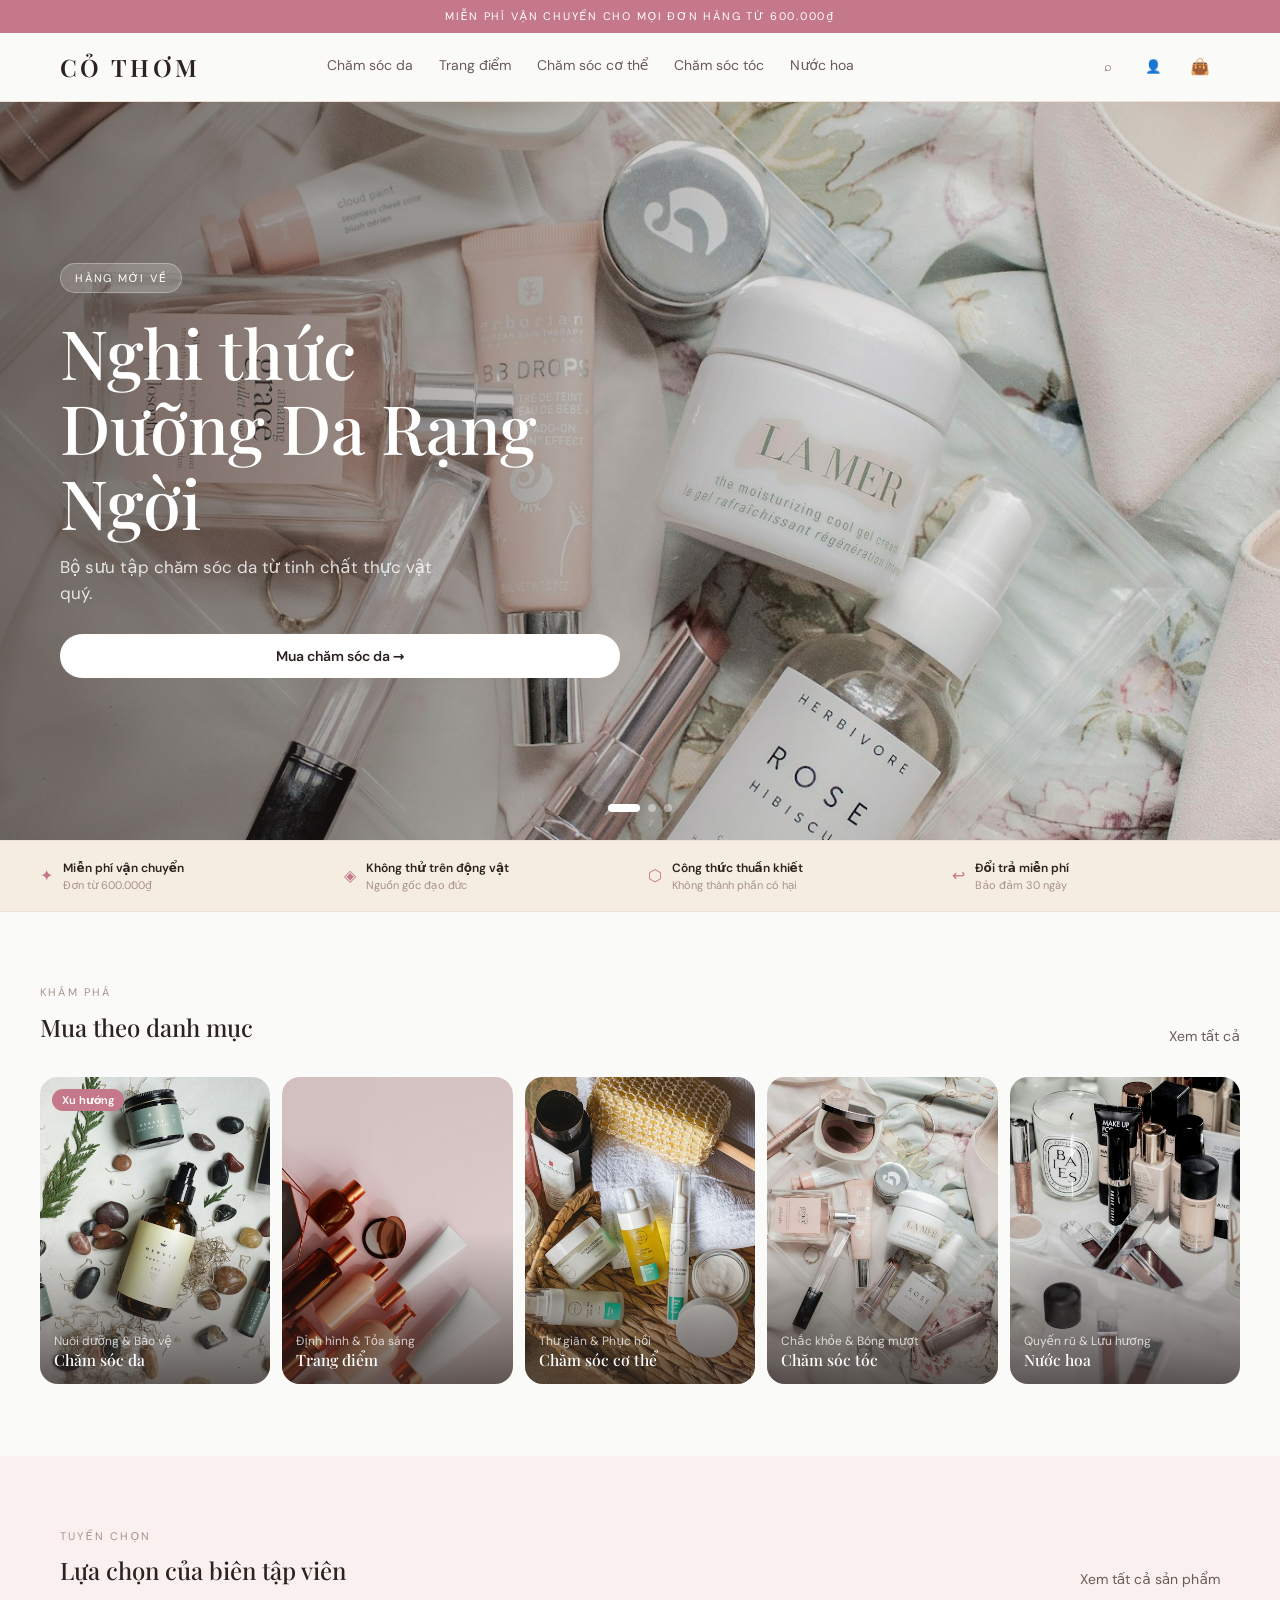
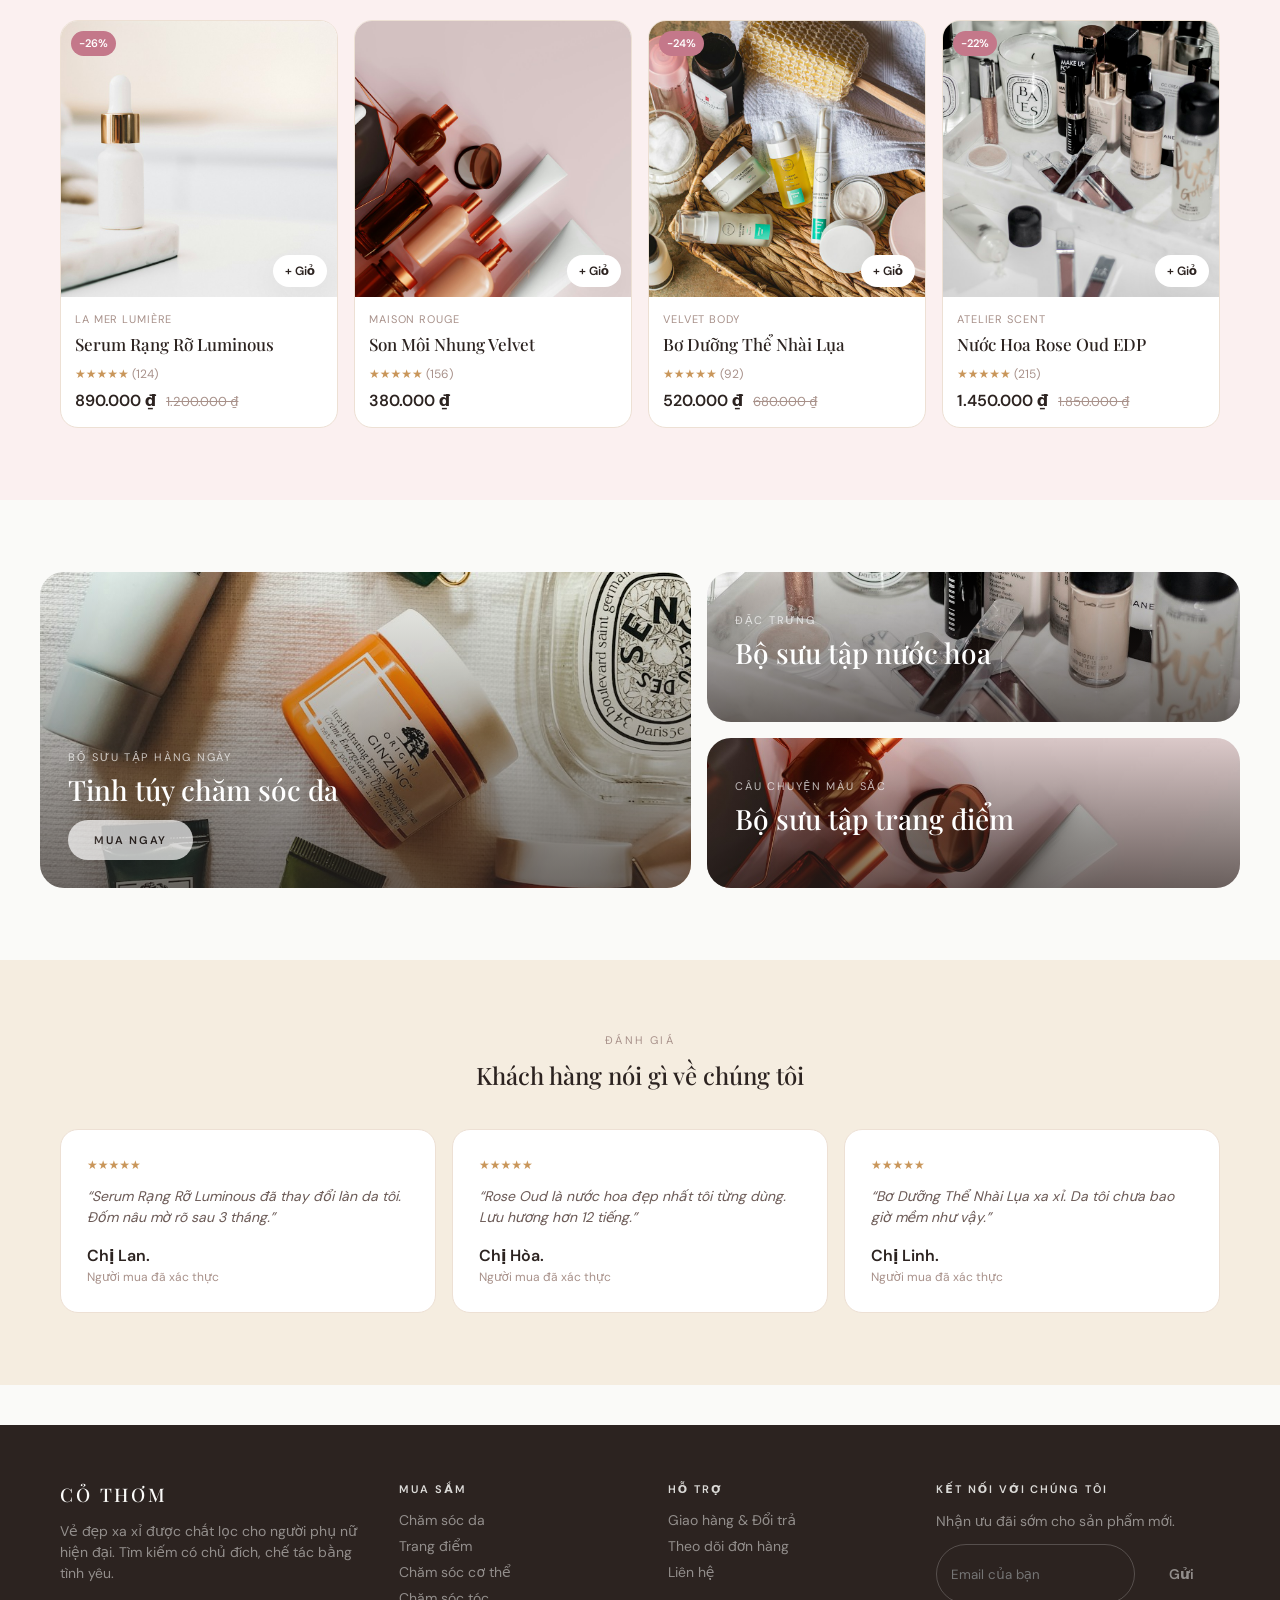
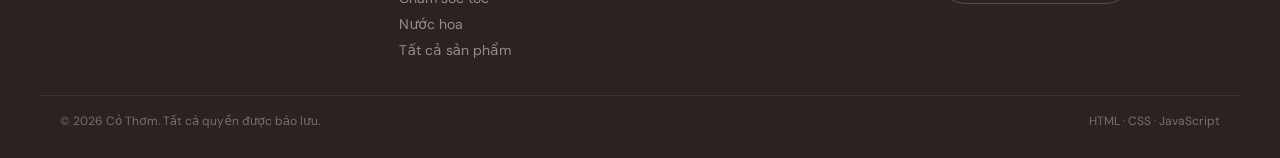
<file: index.html>
<!DOCTYPE html>
<html lang="vi">
<head>
  <meta charset="UTF-8" />
  <meta name="viewport" content="width=device-width, initial-scale=1.0" />
  <title>Cỏ Thơm — Mỹ phẩm cao cấp</title>
  <link rel="stylesheet" href="css/user.css" />
</head>
<body>
  <div id="site-header"></div>

  <main>
    <div id="view-home">
      <section class="hero">
        <div class="hero-slide active" data-slide="0">
          <img src="images/photo-1598528738936-c50861cc75a9-1600x800.jpg" alt="Dưỡng da" />
        </div>
        <div class="hero-slide" data-slide="1">
          <img src="images/photo-1631730486572-226d1f595b68-1600x800.jpg" alt="Trang điểm" />
        </div>
        <div class="hero-slide" data-slide="2">
          <img src="images/photo-1608979048467-6194dabc6a3d-1600x800.jpg" alt="Nước hoa" />
        </div>
        <div class="wrap" style="position:relative;z-index:2;height:100%">
          <div class="hero-copy" id="hero-copy"></div>
        </div>
        <div class="dots" id="hero-dots"></div>
      </section>

      <section class="promise">
        <div class="wrap promise-grid">
          <div class="promise-item"><span>✦</span><div><p>Miễn phí vận chuyển</p><small>Đơn từ 600.000₫</small></div></div>
          <div class="promise-item"><span>◈</span><div><p>Không thử trên động vật</p><small>Nguồn gốc đạo đức</small></div></div>
          <div class="promise-item"><span>⬡</span><div><p>Công thức thuần khiết</p><small>Không thành phần có hại</small></div></div>
          <div class="promise-item"><span>↩</span><div><p>Đổi trả miễn phí</p><small>Bảo đảm 30 ngày</small></div></div>
        </div>
      </section>

      <section class="section wrap">
        <div class="row-head">
          <div>
            <p class="kicker">Khám phá</p>
            <h2>Mua theo danh mục</h2>
          </div>
          <button class="btn-ghost" onclick="showCatalog('')">Xem tất cả</button>
        </div>
        <div class="cat-grid" id="cat-grid"></div>
      </section>

      <section class="blush section">
        <div class="wrap">
          <div class="row-head">
            <div>
              <p class="kicker">Tuyển chọn</p>
              <h2>Lựa chọn của biên tập viên</h2>
            </div>
            <button class="btn-ghost" onclick="showCatalog('')">Xem tất cả sản phẩm</button>
          </div>
          <div class="product-grid" id="featured-grid"></div>
        </div>
      </section>

      <section class="section wrap">
        <div class="editorial">
          <button class="banner" onclick="showCatalog('Skincare')">
            <img src="images/photo-1598440947619-2c35fc9aa908-900x600.jpg" alt="Skincare" />
            <div class="banner-copy">
              <span>Bộ sưu tập hàng ngày</span>
              <h3>Tinh túy chăm sóc da</h3>
              <span class="btn btn-white">Mua ngay</span>
            </div>
          </button>
          <div style="display:grid;gap:16px">
            <button class="banner banner-sm" onclick="showCatalog('Fragrance')">
              <img src="images/photo-1608979048467-6194dabc6a3d-900x400.jpg" alt="Fragrance" />
              <div class="banner-copy"><span>Đặc trưng</span><h3>Bộ sưu tập nước hoa</h3></div>
            </button>
            <button class="banner banner-sm" onclick="showCatalog('Makeup')">
              <img src="images/photo-1631730486572-226d1f595b68-900x400.jpg" alt="Makeup" />
              <div class="banner-copy"><span>Câu chuyện màu sắc</span><h3>Bộ sưu tập trang điểm</h3></div>
            </button>
          </div>
        </div>
      </section>

      <section class="reviews section">
        <div class="wrap">
          <div style="text-align:center;margin-bottom:36px">
            <p class="kicker">Đánh giá</p>
            <h2>Khách hàng nói gì về chúng tôi</h2>
          </div>
          <div class="rev-grid">
            <article class="rev">
              <div class="stars">★★★★★</div>
              <p>“Serum Rạng Rỡ Luminous đã thay đổi làn da tôi. Đốm nâu mờ rõ sau 3 tháng.”</p>
              <b>Chị Lan.</b>
              <div class="muted" style="font-size:12px">Người mua đã xác thực</div>
            </article>
            <article class="rev">
              <div class="stars">★★★★★</div>
              <p>“Rose Oud là nước hoa đẹp nhất tôi từng dùng. Lưu hương hơn 12 tiếng.”</p>
              <b>Chị Hòa.</b>
              <div class="muted" style="font-size:12px">Người mua đã xác thực</div>
            </article>
            <article class="rev">
              <div class="stars">★★★★★</div>
              <p>“Bơ Dưỡng Thể Nhài Lụa xa xỉ. Da tôi chưa bao giờ mềm như vậy.”</p>
              <b>Chị Linh.</b>
              <div class="muted" style="font-size:12px">Người mua đã xác thực</div>
            </article>
          </div>
        </div>
      </section>
    </div>

    <div id="view-catalog" class="hidden">
      <div class="wrap">
        <nav class="crumb">
          <button onclick="showHome()">Trang chủ</button> / <span id="crumb-cat">Cửa hàng</span>
        </nav>
        <form class="catalog-search" id="catalog-search" onsubmit="applyAdvancedSearch(event)">
          <div class="catalog-search-title">
            <div><p class="kicker">Tìm kiếm nâng cao</p><h2 class="font-display">Tìm sản phẩm phù hợp</h2></div>
            <button class="btn-ghost" type="button" onclick="resetCatalogFilters()">Xóa bộ lọc</button>
          </div>
          <div class="catalog-search-fields">
            <label>Tên sản phẩm<input name="name" type="search" placeholder="Ví dụ: serum..." value=""></label>
            <label>Loại sản phẩm<select name="category"><option value="">Tất cả loại</option></select></label>
            <label>Giá từ<input name="minPrice" type="number" min="0" step="1000" placeholder="0"></label>
            <label>Đến giá<input name="maxPrice" type="number" min="0" step="1000" placeholder="Không giới hạn"></label>
            <button class="btn btn-rose" type="submit">Tìm kiếm</button>
          </div>
        </form>
        <div class="row-head">
          <div>
            <h1 id="catalog-title">Tất cả sản phẩm</h1>
          </div>
          <p class="muted" id="catalog-count"></p>
        </div>
        <div class="catalog-layout">
          <aside class="filters">
            <h3>Danh mục</h3>
            <button class="filter-btn active" onclick="filterCat('')">Tất cả</button>
            <div id="category-filters"></div>
            <h3 style="margin-top:18px">Giá</h3>
            <button class="filter-btn" onclick="filterPrice(0, 500000)">Dưới 500.000₫</button>
            <button class="filter-btn" onclick="filterPrice(500000, 900000)">500.000₫ – 900.000₫</button>
            <button class="filter-btn" onclick="filterPrice(900000, 99999999)">Trên 900.000₫</button>
            <button class="filter-btn" onclick="filterPrice(0, 99999999)">Mọi mức giá</button>
          </aside>
          <div class="product-grid" id="catalog-grid"></div>
        </div>
        <nav class="catalog-pagination" id="catalog-pagination" aria-label="Phân trang sản phẩm"></nav>
      </div>
    </div>
  </main>

  <div id="site-footer"></div>
  <script src="js/data.js"></script>
  <script src="js/app.js"></script>
  <script>
    const slides = [
      { badge: "Hàng mới về", title: "Nghi thức\nDưỡng Da Rạng Ngời", sub: "Bộ sưu tập chăm sóc da từ tinh chất thực vật quý.", cta: "Mua chăm sóc da", cat: "Skincare" },
      { badge: "Bán chạy nhất", title: "Nghệ thuật\nTrang Điểm", sub: "Nâng tầm vẻ đẹp hàng ngày với công thức chuyên nghiệp.", cta: "Mua trang điểm", cat: "Makeup" },
      { badge: "Bộ sưu tập đặc biệt", title: "Hương thơm\nKể Chuyện", sub: "Những mùi hương bạn muốn mang theo mỗi ngày.", cta: "Mua nước hoa", cat: "Fragrance" },
    ];
    let slideIndex = 0;
    let catFilter = "";
    let priceRange = [0, 99999999];
    let searchQ = "";
    let searchMinPrice = "";
    let searchMaxPrice = "";
    let catalogPage = 1;
    const catalogPageSize = 8;

    function renderHero() {
      const s = slides[slideIndex];
      document.getElementById("hero-copy").innerHTML = `
        <span class="pill">${s.badge}</span>
        <h1>${s.title}</h1>
        <p>${s.sub}</p>
        <button class="btn btn-white" onclick="showCatalog('${s.cat}')">${s.cta} →</button>`;
      document.querySelectorAll(".hero-slide").forEach((el, i) => el.classList.toggle("active", i === slideIndex));
      document.getElementById("hero-dots").innerHTML = slides
        .map((_, i) => `<button class="${i === slideIndex ? "active" : ""}" onclick="slideIndex=${i};renderHero()"></button>`)
        .join("");
    }

    function showHome() {
      document.getElementById("view-home").classList.remove("hidden");
      document.getElementById("view-catalog").classList.add("hidden");
      history.replaceState({}, "", "index.html");
      window.scrollTo({ top: 0, behavior: "smooth" });
    }

    function showCatalog(cat) {
      catFilter = cat || "";
      catalogPage = 1;
      document.getElementById("view-home").classList.add("hidden");
      document.getElementById("view-catalog").classList.remove("hidden");
      renderCatalog();
      window.scrollTo({ top: 0, behavior: "smooth" });
    }

    function filterCat(cat) {
      catFilter = cat;
      catalogPage = 1;
      renderCatalog();
    }
    function filterPrice(min, max) {
      priceRange = [min, max];
      catalogPage = 1;
      renderCatalog();
    }

    function applyAdvancedSearch(e) {
      e.preventDefault();
      const form = new FormData(e.target);
      searchQ = form.get("name").toString().trim();
      catFilter = form.get("category").toString();
      searchMinPrice = form.get("minPrice").toString();
      searchMaxPrice = form.get("maxPrice").toString();
      if (searchMinPrice !== "" && searchMaxPrice !== "" && Number(searchMinPrice) > Number(searchMaxPrice)) {
        toast("\"Giá từ\" phải nhỏ hơn hoặc bằng \"Đến giá\"");
        return;
      }
      priceRange = [0, 99999999];
      catalogPage = 1;
      renderCatalog();
    }

    function resetCatalogFilters() {
      catFilter = "";
      searchQ = "";
      searchMinPrice = "";
      searchMaxPrice = "";
      priceRange = [0, 99999999];
      catalogPage = 1;
      renderCatalog();
    }

    function changeCatalogPage(nextPage) {
      catalogPage = nextPage;
      renderCatalog();
      document.getElementById("catalog-search").scrollIntoView({ behavior: "smooth", block: "start" });
    }

    function renderCatalog() {
      const list = loadProducts().filter((p) => {
        if (!isForSale(p)) return false;
        const okCat = !catFilter || p.category === catFilter;
        const minPrice = Math.max(priceRange[0], searchMinPrice === "" ? 0 : Number(searchMinPrice));
        const maxPrice = Math.min(priceRange[1], searchMaxPrice === "" ? 99999999 : Number(searchMaxPrice));
        const okPrice = p.price >= minPrice && p.price <= maxPrice;
        const okQ = !searchQ || p.name.toLowerCase().includes(searchQ.toLowerCase());
        return okCat && okPrice && okQ;
      });
      const pageCount = Math.ceil(list.length / catalogPageSize);
      catalogPage = Math.max(1, Math.min(catalogPage, pageCount || 1));
      const start = (catalogPage - 1) * catalogPageSize;
      const pageItems = list.slice(start, start + catalogPageSize);
      document.getElementById("catalog-grid").innerHTML = pageItems.map(productCard).join("") || "<p class='muted'>Không có sản phẩm phù hợp.</p>";
      document.getElementById("catalog-title").textContent = catFilter ? categoryLabel(catFilter) : "Tất cả sản phẩm";
      document.getElementById("crumb-cat").textContent = catFilter ? categoryLabel(catFilter) : "Cửa hàng";
      document.getElementById("catalog-count").textContent = list.length ? `${start + 1}–${Math.min(start + catalogPageSize, list.length)} / ${list.length} sản phẩm` : "0 sản phẩm";
      document.getElementById("category-filters").innerHTML = getCategoryList().map((category) =>
        `<button class="filter-btn" onclick="filterCat('${category.id}')">${category.label}</button>`
      ).join("");
      const searchForm = document.getElementById("catalog-search");
      searchForm.elements.name.value = searchQ;
      searchForm.elements.category.innerHTML = `<option value="">Tất cả loại</option>${getCategoryList().map((category) => `<option value="${category.id}">${category.label}</option>`).join("")}`;
      searchForm.elements.category.value = catFilter;
      searchForm.elements.minPrice.value = searchMinPrice;
      searchForm.elements.maxPrice.value = searchMaxPrice;
      document.getElementById("catalog-pagination").innerHTML = pageCount > 1
        ? `<button class="btn-outline" ${catalogPage === 1 ? "disabled" : ""} onclick="changeCatalogPage(${catalogPage - 1})">← Trước</button>
          <span>Trang ${catalogPage} / ${pageCount}</span>
          <button class="btn-outline" ${catalogPage === pageCount ? "disabled" : ""} onclick="changeCatalogPage(${catalogPage + 1})">Tiếp →</button>`
        : "";
      document.querySelectorAll(".filters .filter-btn").forEach((btn) => {
        const label = btn.textContent.trim();
        btn.classList.toggle("active", (catFilter && label === categoryLabel(catFilter)) || (!catFilter && label === "Tất cả"));
      });
    }

    initShop();
    document.getElementById("cat-grid").innerHTML = getCategoryList().map((c, i) => `
      <button class="cat-card" onclick="showCatalog('${c.id}')">
        <img src="${c.image}" alt="${c.label}">
        ${i === 0 ? '<span class="trend">Xu hướng</span>' : ""}
        <div class="info"><small>${c.tagline}</small><h3>${c.label}</h3></div>
      </button>`).join("");
    const featured = loadProducts().filter((p) => isForSale(p) && ["1", "5", "8", "12"].includes(p.id));
    document.getElementById("featured-grid").innerHTML = featured.map(productCard).join("");
    renderHero();
    setInterval(() => { slideIndex = (slideIndex + 1) % slides.length; renderHero(); }, 5500);

    const p = params();
    searchQ = p.get("q") || "";
    catFilter = p.get("cat") || "";
    if (p.get("view") === "catalog") showCatalog(p.get("cat") || "");
  </script>
</body>
</html>
</file>
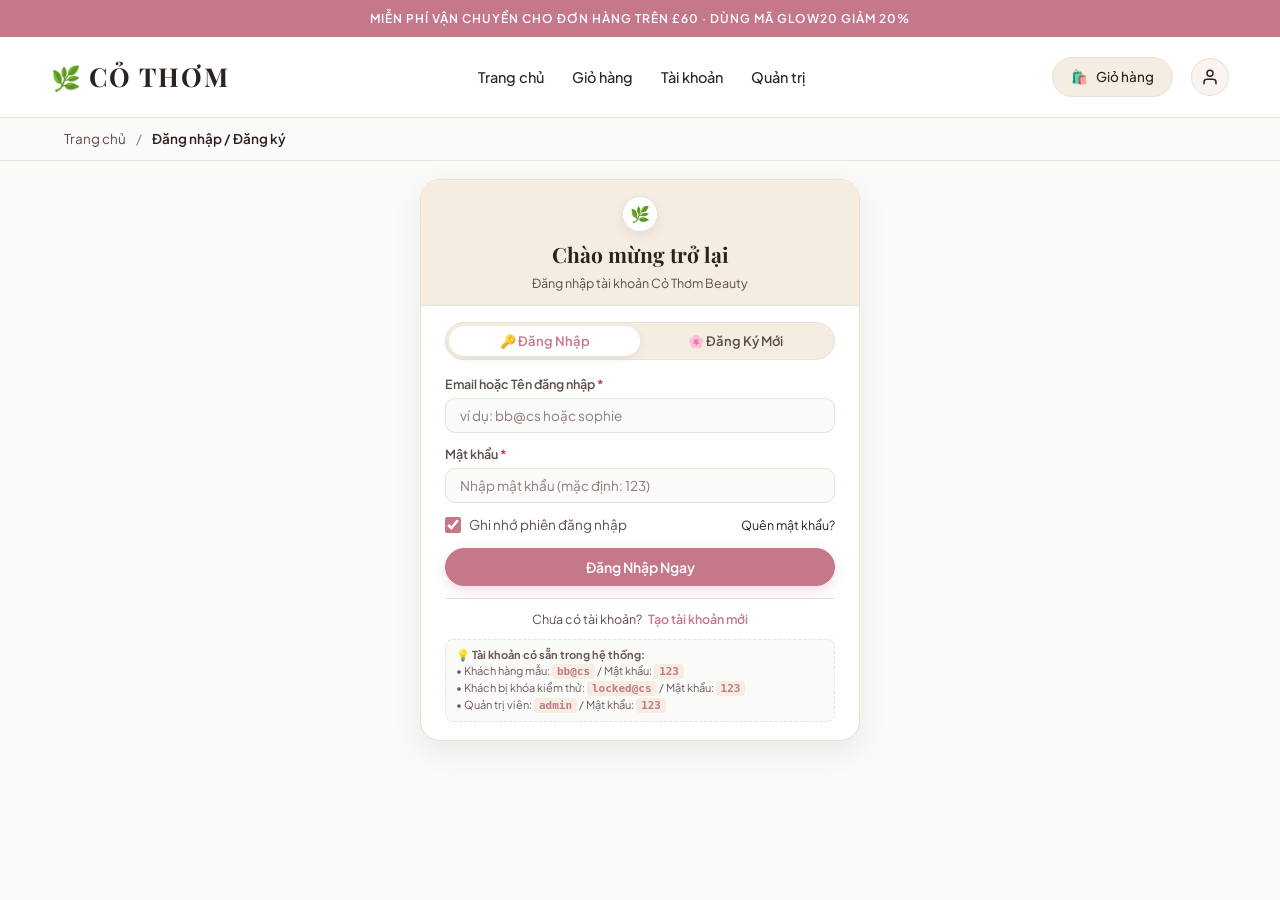
<file: account.html>
<!DOCTYPE html>
<html lang="vi">
<head>
    <meta charset="UTF-8">
    <meta name="viewport" content="width=device-width, initial-scale=1.0">
    <meta name="description" content="Tài khoản cá nhân, xác thực và quản lý đơn hàng - Cỏ Thơm Beauty">
    <title>Tài Khoản & Đơn Hàng | Cỏ Thơm Beauty</title>

    <!-- Google Fonts: Playfair Display (tiêu đề) và Plus Jakarta Sans (nội dung) -->
    <link rel="preconnect" href="https://fonts.googleapis.com">
    <link rel="preconnect" href="https://fonts.gstatic.com" crossorigin>
    <link href="https://fonts.googleapis.com/css2?family=Playfair+Display:ital,wght@0,500;0,600;0,700;1,400&family=Plus+Jakarta+Sans:wght@400;500;600;700&display=swap" rel="stylesheet">

    <!-- Stylesheet ngoài: Chuẩn mã nguồn sạch, không dùng thẻ <style> nội tuyến -->
    <link rel="stylesheet" href="assets/css/style.css">
    <link rel="stylesheet" href="assets/css/auth.css">
</head>
<body>

    <!-- 1. TOP BAR THÔNG BÁO -->
    <div class="top-bar">
        MIỄN PHÍ VẬN CHUYỂN CHO ĐƠN HÀNG TRÊN £60 · DÙNG MÃ GLOW20 GIẢM 20%
    </div>

    <!-- 2. SITE HEADER -->
    <header class="site-header">
        <div class="container">
            <div class="header-inner">
                <!-- Logo thương hiệu -->
                <a href="index.html" class="site-logo">
                    <span class="logo-leaf">🌿</span>
                    <span class="logo-name">CỎ THƠM</span>
                </a>

                <!-- Thanh menu điều hướng chính -->
                <nav class="main-navigation">
                    <ul class="nav-list">
                        <li><a href="index.html" class="nav-link">Trang chủ</a></li>
                        <li><a href="cart.html" class="nav-link">Giỏ hàng</a></li>
                        <li><a href="account.html" class="nav-link active">Tài khoản</a></li>
                        <li><a href="admin.html" class="nav-link">Quản trị</a></li>
                    </ul>
                </nav>

                <!-- Cụm chức năng góc phải -->
                <div class="header-actions">
                    <a href="cart.html" class="user-quick-btn">
                        <span>🛍️</span> Giỏ hàng
                    </a>
                    <!-- Cụm Dropdown User tự động render từ auth.js -->
                    <div class="header-user-wrapper" id="headerUserWrapper"></div>
                </div>
            </div>
        </div>
    </header>

    <!-- 3. BREADCRUMB ĐIỀU HƯỚNG -->
    <div class="breadcrumb-section">
        <div class="breadcrumb-container">
            <a href="index.html">Trang chủ</a>
            <span class="breadcrumb-separator">/</span>
            <span class="breadcrumb-current" id="breadcrumbTitle">Tài khoản & Đơn hàng</span>
        </div>
    </div>

    <!-- 4. KHU VỰC NỘI DUNG CHÍNH (ACCOUNT CONTAINER) -->
    <main class="account-container">

        <!-- ================================================================== -->
        <!-- PHẦN A: KHÁCH CHƯA ĐĂNG NHẬP (FORM ĐĂNG NHẬP / ĐĂNG KÝ)           -->
        <!-- ================================================================== -->
        <section id="accountAuthSection" class="account-view-section">
            <div class="account-auth-container">
                <div class="auth-card account-auth-card">
                    
                    <!-- Header Card -->
                    <div class="auth-header">
                        <div class="auth-header-icon">🌿</div>
                        <h1 class="auth-title" id="authSectionTitle">Chào mừng đến với Cỏ Thơm</h1>
                        <p class="auth-subtitle" id="authSectionSubtitle">Đăng nhập hoặc đăng ký tài khoản để tiếp tục</p>
                    </div>

                    <!-- Body Card chứa Form -->
                    <div class="auth-body">
                        <!-- Thanh chuyển Tab Đăng nhập / Đăng ký trực quan bằng onclick -->
                        <div class="auth-view-tab-nav">
                            <button type="button" id="tabBtnLoginMode" class="auth-view-tab-btn active" onclick="switchAuthMode('login');">
                                🔑 Đăng Nhập
                            </button>
                            <button type="button" id="tabBtnRegisterMode" class="auth-view-tab-btn" onclick="switchAuthMode('register');">
                                🌸 Đăng Ký Mới
                            </button>
                        </div>

                        <!-- ----------------- FORM 1: ĐĂNG NHẬP ----------------- -->
                        <div id="authLoginFormWrapper">
                            <div id="loginAlert" class="alert-box"></div>

                            <form id="formAccountLogin" onsubmit="return handleLogin(event);">
                                <div class="form-group">
                                    <label class="form-label" for="loginEmail">
                                        Email hoặc Tên đăng nhập <span class="form-label-required">*</span>
                                    </label>
                                    <div class="form-input-wrapper">
                                        <input 
                                            type="text" 
                                            id="loginEmail" 
                                            class="form-input" 
                                            placeholder="ví dụ: bb@cs hoặc sophie" 
                                            required 
                                            autocomplete="username"
                                        >
                                    </div>
                                </div>

                                <div class="form-group">
                                    <label class="form-label" for="loginPassword">
                                        Mật khẩu <span class="form-label-required">*</span>
                                    </label>
                                    <div class="form-input-wrapper">
                                        <input 
                                            type="password" 
                                            id="loginPassword" 
                                            class="form-input" 
                                            placeholder="Nhập mật khẩu (mặc định: 123)" 
                                            required 
                                            autocomplete="current-password"
                                        >
                                    </div>
                                </div>

                                <div class="form-extra">
                                    <label class="checkbox-label">
                                        <input type="checkbox" id="rememberMe" checked>
                                        <span>Ghi nhớ phiên đăng nhập</span>
                                    </label>
                                    <a href="javascript:void(0)" onclick="alert('Gợi ý đồ án: Hãy dùng mật khẩu mặc định 123 để đăng nhập thử nghiệm hoặc liên hệ Quản trị viên (admin@cothom.vn).');">
                                        Quên mật khẩu?
                                    </a>
                                </div>

                                <button type="submit" class="btn btn-primary btn-block">
                                    Đăng Nhập Ngay
                                </button>
                            </form>

                            <div class="auth-footer">
                                Chưa có tài khoản? 
                                <a href="javascript:void(0)" onclick="switchAuthMode('register');">Tạo tài khoản mới</a>
                            </div>

                            <!-- Hộp gợi ý test nhanh cho giảng viên/người chấm -->
                            <div class="auth-demo-hint">
                                💡 <strong>Tài khoản có sẵn trong hệ thống:</strong><br>
                                • Khách hàng mẫu: <code>bb@cs</code> / Mật khẩu: <code>123</code><br>
                                • Khách bị khóa kiểm thử: <code>locked@cs</code> / Mật khẩu: <code>123</code><br>
                                • Quản trị viên: <code>admin</code> / Mật khẩu: <code>123</code>
                            </div>
                        </div>

                        <!-- ----------------- FORM 2: ĐĂNG KÝ ----------------- -->
                        <div id="authRegisterFormWrapper" class="auth-form-hidden">
                            <div id="registerAlert" class="alert-box"></div>

                            <form id="formAccountRegister" onsubmit="return handleRegister(event);">
                                <div class="form-group">
                                    <label class="form-label" for="regName">
                                        Họ và tên <span class="form-label-required">*</span>
                                    </label>
                                    <div class="form-input-wrapper">
                                        <input 
                                            type="text" 
                                            id="regName" 
                                            class="form-input" 
                                            placeholder="ví dụ: Nguyễn Thu Thảo" 
                                            required 
                                            autocomplete="name"
                                        >
                                    </div>
                                </div>

                                <div class="form-row-2">
                                    <div class="form-group">
                                        <label class="form-label" for="regEmail">
                                            Email <span class="form-label-required">*</span>
                                        </label>
                                        <div class="form-input-wrapper">
                                            <input 
                                                type="email" 
                                                id="regEmail" 
                                                class="form-input" 
                                                placeholder="thao@example.com" 
                                                required 
                                                autocomplete="email"
                                            >
                                        </div>
                                    </div>

                                    <div class="form-group">
                                        <label class="form-label" for="regPhone">
                                            Số điện thoại <span class="form-label-required">*</span>
                                        </label>
                                        <div class="form-input-wrapper">
                                            <input 
                                                type="tel" 
                                                id="regPhone" 
                                                class="form-input" 
                                                placeholder="0912345678" 
                                                required 
                                                autocomplete="tel"
                                            >
                                        </div>
                                    </div>
                                </div>

                                <div class="form-row-2">
                                    <div class="form-group">
                                        <label class="form-label" for="regPassword">
                                            Mật khẩu <span class="form-label-required">*</span>
                                        </label>
                                        <div class="form-input-wrapper">
                                            <input 
                                                type="password" 
                                                id="regPassword" 
                                                class="form-input" 
                                                placeholder="Tối thiểu 6 ký tự" 
                                                required 
                                                autocomplete="new-password"
                                            >
                                        </div>
                                    </div>

                                    <div class="form-group">
                                        <label class="form-label" for="regConfirmPassword">
                                            Xác nhận MK <span class="form-label-required">*</span>
                                        </label>
                                        <div class="form-input-wrapper">
                                            <input 
                                                type="password" 
                                                id="regConfirmPassword" 
                                                class="form-input" 
                                                placeholder="Nhập lại mật khẩu" 
                                                required 
                                                autocomplete="new-password"
                                            >
                                        </div>
                                    </div>
                                </div>

                                <div class="form-group">
                                    <label class="checkbox-label">
                                        <input type="checkbox" id="regAgree" checked required>
                                        <span>Tôi đồng ý với <a href="javascript:void(0)">Điều khoản</a> & <a href="javascript:void(0)">Chính sách</a> của Cỏ Thơm.</span>
                                    </label>
                                </div>

                                <button type="submit" class="btn btn-primary btn-block">
                                    Tạo Tài Khoản Ngay
                                </button>
                            </form>

                            <div class="auth-footer">
                                Đã có tài khoản? 
                                <a href="javascript:void(0)" onclick="switchAuthMode('login');">Đăng nhập tại đây</a>
                            </div>
                        </div>

                    </div>
                </div>
            </div>
        </section>

        <!-- ================================================================== -->
        <!-- PHẦN B: KHÁCH ĐÃ ĐĂNG NHẬP (DASHBOARD QUẢN LÝ TÀI KHOẢN & ĐƠN HÀNG) -->
        <!-- ================================================================== -->
        <section id="accountDashboardSection" class="account-view-section">
            
            <!-- User Hero Card (Avatar tròn + Tên Serif + Email + Nút Đăng xuất) -->
            <div class="user-hero-card">
                <div class="user-hero-info">
                    <div class="user-avatar-circle" id="userAvatarInitial">U</div>
                    <div class="user-hero-details">
                        <div class="user-hero-title-wrap">
                            <h1 class="user-name" id="heroUserName">Quý khách</h1>
                            <span class="user-hero-badge" id="heroUserRole">Thành viên thân thiết</span>
                        </div>
                        <div class="user-email">
                            <span>✉️</span>
                            <span id="heroUserEmail">email@example.com</span>
                        </div>
                    </div>
                </div>
                <div>
                    <button type="button" class="btn btn-secondary btn-sm" onclick="handleLogout();">
                        <span>🚪</span> Đăng xuất
                    </button>
                </div>
            </div>

            <!-- Navbar Tabs chuyển đổi View (Hồ sơ cá nhân / Lịch sử đơn hàng) bằng onclick -->
            <div class="account-nav-tabs">
                <a href="javascript:void(0)" id="tabBtnProfile" class="account-tab-item active" onclick="switchAccountView('profile');">
                    <span>👤</span> Hồ Sơ Của Tôi
                </a>
                <a href="javascript:void(0)" id="tabBtnOrders" class="account-tab-item" onclick="switchAccountView('orders');">
                    <span>📦</span> Lịch Sử Đơn Hàng
                    <span class="account-tab-badge order-count-badge" id="orderTabBadge">0</span>
                </a>
            </div>

            <!-- ----------------- VIEW CON 1: HỒ SƠ CÁ NHÂN & ĐỔI MẬT KHẨU ----------------- -->
            <div id="viewProfile" class="account-view-section active">
                <!-- Thông báo chung cập nhật thông tin -->
                <div id="profileAlert" class="alert-box"></div>

                <!-- Card 1: Thông tin cá nhân & Địa chỉ nhận hàng -->
                <div class="content-card">
                    <div class="content-card-header">
                        <h2 class="content-card-title">Thông Tin Cá Nhân & Giao Hàng</h2>
                        <button type="button" id="btnStartEditProfile" class="btn btn-secondary btn-sm" onclick="toggleEditProfile(true);">
                            ✏️ Chỉnh sửa thông tin
                        </button>
                    </div>

                    <div class="content-card-body">
                        <form id="formProfile" onsubmit="return updateProfile(event);">
                            <div class="profile-grid">
                                <!-- Họ và tên -->
                                <div class="form-group">
                                    <label class="form-label" for="profName">Họ và tên <span class="form-label-required">*</span></label>
                                    <input type="text" id="profName" class="form-input" disabled required>
                                </div>

                                <!-- Email (Cố định, không đổi) -->
                                <div class="form-group">
                                    <label class="form-label" for="profEmail">Địa chỉ Email (Cố định tài khoản)</label>
                                    <input type="email" id="profEmail" class="form-input" disabled readonly>
                                </div>

                                <!-- Số điện thoại -->
                                <div class="form-group">
                                    <label class="form-label" for="profPhone">Số điện thoại <span class="form-label-required">*</span></label>
                                    <input type="tel" id="profPhone" class="form-input" disabled required>
                                </div>

                                <!-- Tỉnh / Thành phố -->
                                <div class="form-group">
                                    <label class="form-label" for="profCity">Tỉnh / Thành phố</label>
                                    <input type="text" id="profCity" class="form-input" placeholder="ví dụ: TP. Hồ Chí Minh hoặc Hà Nội" disabled>
                                </div>

                                <!-- Địa chỉ giao hàng chi tiết -->
                                <div class="form-group">
                                    <label class="form-label" for="profAddress">Địa chỉ nhà / Tên đường</label>
                                    <input type="text" id="profAddress" class="form-input" placeholder="ví dụ: 14 Blossom Lane hoặc 123 Nguyễn Huệ" disabled>
                                </div>

                                <!-- Mã bưu điện (Postal Code) -->
                                <div class="form-group">
                                    <label class="form-label" for="profPostalCode">Mã bưu chính (Postal Code)</label>
                                    <input type="text" id="profPostalCode" class="form-input" placeholder="ví dụ: 700000" disabled>
                                </div>
                            </div>

                            <!-- Thanh hành động Chỉnh sửa / Hủy (Mặc định ẩn) -->
                            <div id="profileActionsBar" class="profile-actions-bar auth-form-hidden">
                                <button type="button" class="btn btn-secondary" onclick="cancelEditProfile();">
                                    Hủy bỏ
                                </button>
                                <button type="submit" class="btn btn-primary">
                                    💾 Lưu Thay Đổi
                                </button>
                            </div>
                        </form>
                    </div>
                </div>

                <!-- Card 2: Bảo mật & Đổi Mật Khẩu -->
                <div class="content-card">
                    <div class="content-card-header">
                        <h2 class="content-card-title">Bảo Mật & Đổi Mật Khẩu</h2>
                    </div>

                    <div class="content-card-body">
                        <!-- Thông báo đổi mật khẩu -->
                        <div id="passwordAlert" class="alert-box"></div>

                        <form id="formChangePassword" onsubmit="return changePassword(event);">
                            <div class="profile-grid">
                                <!-- Mật khẩu hiện tại -->
                                <div class="form-group">
                                    <label class="form-label" for="currentPassword">
                                        Mật khẩu hiện tại <span class="form-label-required">*</span>
                                    </label>
                                    <input 
                                        type="password" 
                                        id="currentPassword" 
                                        class="form-input" 
                                        placeholder="Nhập mật khẩu đang dùng" 
                                        required
                                    >
                                </div>

                                <!-- Mật khẩu mới -->
                                <div class="form-group">
                                    <label class="form-label" for="newPassword">
                                        Mật khẩu mới <span class="form-label-required">*</span>
                                    </label>
                                    <input 
                                        type="password" 
                                        id="newPassword" 
                                        class="form-input" 
                                        placeholder="Tối thiểu 6 ký tự" 
                                        required
                                    >
                                </div>

                                <!-- Xác nhận mật khẩu mới -->
                                <div class="form-group profile-grid-full form-group-half">
                                    <label class="form-label" for="confirmNewPassword">
                                        Xác nhận mật khẩu mới <span class="form-label-required">*</span>
                                    </label>
                                    <input 
                                        type="password" 
                                        id="confirmNewPassword" 
                                        class="form-input" 
                                        placeholder="Nhập lại mật khẩu mới" 
                                        required
                                    >
                                </div>
                            </div>

                            <div class="form-action-group">
                                <button type="submit" class="btn btn-primary">
                                    🔒 Cập Nhật Mật Khẩu
                                </button>
                            </div>
                        </form>
                    </div>
                </div>
            </div>

            <!-- ----------------- VIEW CON 2: LỊCH SỬ ĐƠN HÀNG ----------------- -->
            <div id="viewOrders" class="account-view-section">
                <!-- Danh sách đơn hàng được nạp tự động từ localStorage qua renderOrders() -->
                <div id="orderListContainer" class="order-list"></div>
            </div>

        </section>

    </main>

    <!-- 5. DRAWER TRƯỢT CHI TIẾT ĐƠN HÀNG (SLIDE-OVER DRAWER) -->
    <div id="orderDrawerOverlay" class="order-drawer-overlay" onclick="if(event.target === this) closeOrderDrawer();">
        <div class="order-drawer">
            <!-- Header Drawer nền be (#F5EDE0) -->
            <div class="drawer-header">
                <h3 class="drawer-title" id="drawerOrderTitle">Chi tiết đơn hàng</h3>
                <button type="button" class="drawer-close-btn" onclick="closeOrderDrawer();" title="Đóng cửa sổ">✕</button>
            </div>

            <!-- Body Drawer hiển thị dữ liệu chi tiết hóa đơn -->
            <div class="drawer-body" id="drawerOrderContent">
                <!-- Được nạp động từ openOrderDrawer(orderId) -->
            </div>

            <!-- Footer Drawer -->
            <div class="drawer-footer">
                <button type="button" class="btn btn-secondary btn-block" onclick="closeOrderDrawer();">
                    Đóng cửa sổ
                </button>
            </div>
        </div>
    </div>

    <!-- Nạp thư viện Mock Data và Nghiệp vụ Auth -->
    <script src="assets/js/data.js"></script>
    <script src="assets/js/auth.js"></script>

    <!-- Script khởi chạy tự động khi nạp trang account.html -->
    <script>
        window.addEventListener('DOMContentLoaded', function() {
            // Tự động kiểm tra trạng thái đăng nhập và khởi tạo View tương ứng
            initAccountPage();
        });
    </script>
</body>
</html>
</file>
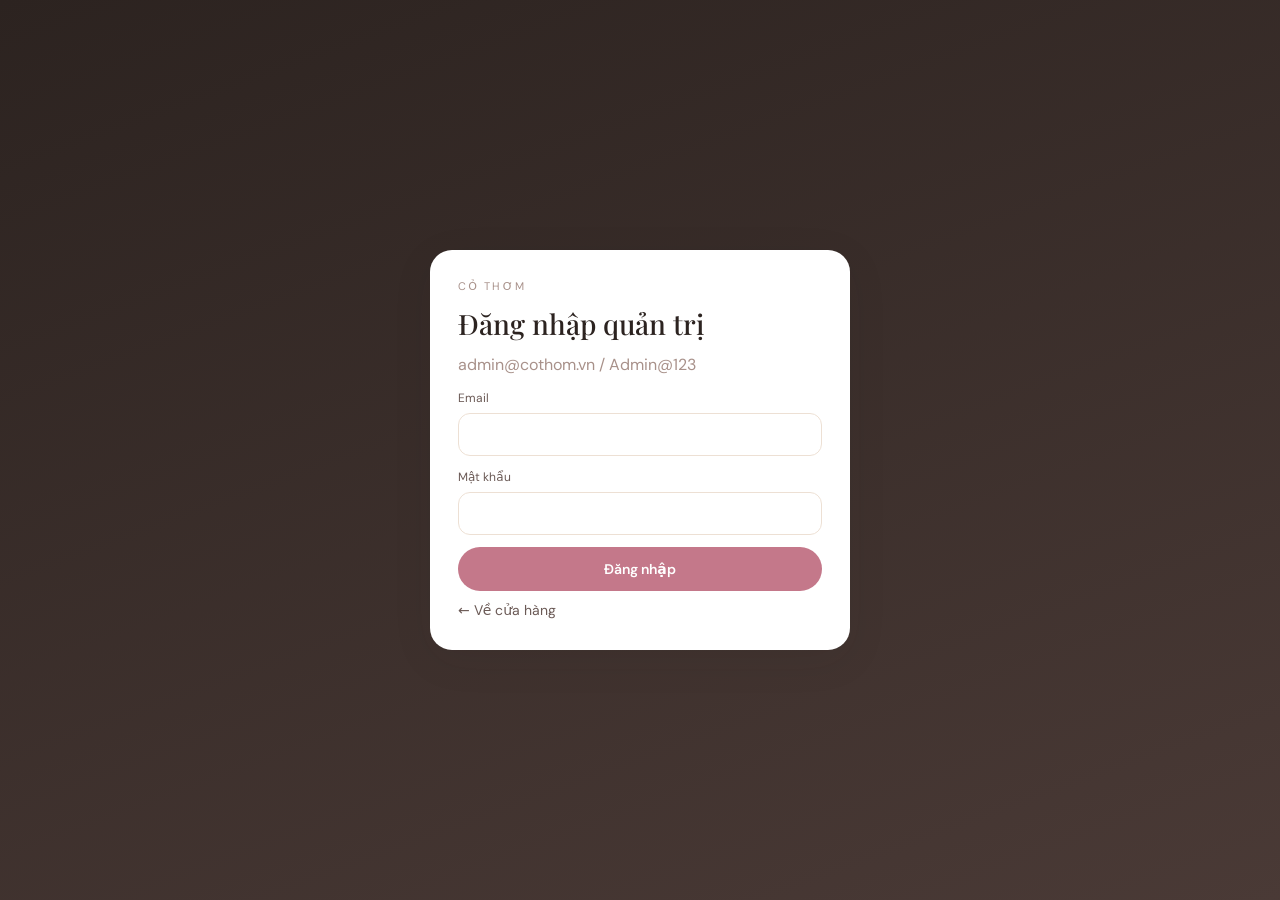
<file: admin.html>
<!DOCTYPE html>
<html lang="vi">
<head>
  <meta charset="UTF-8" />
  <meta name="viewport" content="width=device-width, initial-scale=1.0" />
  <title>Quản trị — Cỏ Thơm</title>
  <link rel="stylesheet" href="css/admin.css" />
</head>
<body>

  <!-- ===== ĐĂNG NHẬP ===== -->
  <div id="login-page" class="admin-login">
    <div class="modal">
      <p class="kicker">Cỏ Thơm</p>
      <h2 class="font-display">Đăng nhập quản trị</h2>
      <p class="muted" style="margin-bottom:12px">admin@cothom.vn / Admin@123</p>
      <form onsubmit="adminLogin(event)">
        <div class="field"><label>Email</label><input name="email" type="email" required></div>
        <div class="field"><label>Mật khẩu</label><input name="password" type="password" required></div>
        <button class="btn btn-rose" style="width:100%" type="submit">Đăng nhập</button>
      </form>
      <button class="btn-ghost" style="margin-top:10px" onclick="location.href='index.html'">← Về cửa hàng</button>
    </div>
  </div>

  <!-- ===== TRANG QUẢN TRỊ ===== -->
  <div id="admin-page" class="admin-shell hidden">

    <!-- Thanh bên trái -->
    <aside class="admin-aside desk">
      <button class="admin-brand" onclick="location.href='index.html'">
        <span class="font-display" style="font-size:20px;letter-spacing:.16em">CỎ THƠM</span>
        <small>Quản trị cửa hàng</small>
      </button>
      <nav class="admin-nav">
        <p>Không gian làm việc</p>
        <button data-tab="overview" onclick="showTab('overview')">Tổng quan</button>
        <button data-tab="customers" onclick="showTab('customers')">Khách hàng</button>
        <button data-tab="types" onclick="showTab('types')">Loại sản phẩm</button>
        <button data-tab="products" onclick="showTab('products')">Sản phẩm</button>
        <button data-tab="receipts" onclick="showTab('receipts')">Nhập hàng</button>
        <button data-tab="pricing" onclick="showTab('pricing')">Giá bán</button>
        <button data-tab="orders" onclick="showTab('orders')">Đơn hàng</button>
        <button data-tab="inventory" onclick="showTab('inventory')">Tồn kho</button>
      </nav>
      <div class="admin-user">
        <p style="font-size:13px;margin-bottom:8px">An Nhiên · Quản trị viên</p>
        <button class="btn-ghost" style="color:#ccc" onclick="adminLogout()">Đăng xuất</button>
      </div>
    </aside>

    <div class="admin-main">
      <div class="admin-top">
        <div><p class="kicker">Cỏ Thơm Admin</p><h1 id="page-title">Tổng quan cửa hàng</h1></div>
      </div>

      <!-- ===== TAB: TỔNG QUAN ===== -->
      <section id="tab-overview" class="tab" data-title="Tổng quan cửa hàng">
        <div class="stats">
          <article class="stat"><p class="muted">Doanh thu đơn hiện có</p><h3 id="stat-revenue">0</h3><small class="muted">Không tính đơn đã hủy</small></article>
          <article class="stat"><p class="muted">Đơn hàng</p><h3 id="stat-orders">0</h3><small class="muted"><span id="stat-shop-orders">0</span> đơn phát sinh trên cửa hàng</small></article>
          <article class="stat"><p class="muted">Sản phẩm</p><h3 id="stat-products">0</h3><small class="muted">đang hiển thị</small></article>
          <article class="stat"><p class="muted">Sắp hết hàng</p><h3 id="stat-low">0</h3><small class="muted">tồn ≤ mức cảnh báo</small></article>
        </div>
        <article class="stat" style="margin-top:18px">
          <h2 class="font-display">Cảnh báo sắp hết hàng</h2>
          <div class="table-wrap" style="margin-top:12px">
            <table>
              <thead><tr><th>Sản phẩm</th><th>Loại</th><th>Tồn kho</th><th>Mức cảnh báo</th><th>Cảnh báo</th></tr></thead>
              <tbody id="overview-low-body"></tbody>
            </table>
          </div>
        </article>
        <h2 class="font-display" style="margin:18px 0 12px">Đơn hàng gần đây</h2>
        <div class="table-wrap">
          <table>
            <thead><tr><th>Mã đơn</th><th>Khách hàng</th><th>Sản phẩm</th><th>Ngày đặt</th><th>Tổng</th><th>Trạng thái</th><th></th></tr></thead>
            <tbody id="overview-orders-body"></tbody>
          </table>
        </div>
      </section>

      <!-- ===== TAB: KHÁCH HÀNG ===== -->
      <section id="tab-customers" class="tab hidden" data-title="Khách hàng">
        <div class="admin-filters">
          <label>Tìm kiếm <input id="customers-search" placeholder="Tên, email, SĐT..." oninput="renderCustomers()"></label>
        </div>
        <div class="table-wrap">
          <table>
            <thead><tr><th>Mã</th><th>Tên khách hàng</th><th>Email / SĐT</th><th>Địa chỉ</th><th>Trạng thái</th><th>Thao tác</th></tr></thead>
            <tbody id="customers-body"></tbody>
          </table>
        </div>
      </section>

      <!-- ===== TAB: LOẠI SẢN PHẨM ===== -->
      <section id="tab-types" class="tab hidden" data-title="Loại sản phẩm">
        <div class="admin-filters">
          <label>Tìm kiếm <input id="types-search" placeholder="Tên loại..." oninput="renderCategories()"></label>
          <button class="btn btn-dark" onclick="openCategoryForm(null)">+ Thêm loại</button>
        </div>
        <div class="table-wrap">
          <table>
            <thead><tr><th>Loại sản phẩm</th><th>Số sản phẩm</th><th>Hiển thị</th><th>Thao tác</th></tr></thead>
            <tbody id="types-body"></tbody>
          </table>
        </div>
      </section>

      <!-- ===== TAB: SẢN PHẨM ===== -->
      <section id="tab-products" class="tab hidden" data-title="Sản phẩm">
        <div class="admin-filters">
          <label>Tìm kiếm <input id="products-search" placeholder="Tên, thương hiệu, SKU..." oninput="renderProducts()"></label>
          <button class="btn btn-dark" onclick="openProductForm(null)">+ Thêm sản phẩm</button>
        </div>
        <div class="table-wrap">
          <table>
            <thead><tr><th>Hình</th><th>Sản phẩm</th><th>SKU</th><th>Danh mục</th><th>Giá bán</th><th>Tồn kho</th><th>Trạng thái</th><th></th></tr></thead>
            <tbody id="products-body"></tbody>
          </table>
        </div>
      </section>

      <!-- ===== TAB: NHẬP HÀNG ===== -->
      <section id="tab-receipts" class="tab hidden" data-title="Phiếu nhập hàng">
        <div class="admin-filters">
          <label>Từ ngày
            <span class="date-box">
              <input type="text" readonly placeholder="dd/mm/yyyy" onclick="this.nextElementSibling.showPicker()">
              <input type="date" id="receipts-from" onchange="showDate(this); renderReceipts()">
            </span>
          </label>
          <label>Đến ngày
            <span class="date-box">
              <input type="text" readonly placeholder="dd/mm/yyyy" onclick="this.nextElementSibling.showPicker()">
              <input type="date" id="receipts-to" onchange="showDate(this); renderReceipts()">
            </span>
          </label>
          <label>Trạng thái
            <select id="receipts-status" onchange="renderReceipts()">
              <option value="">Tất cả trạng thái</option>
              <option>Nháp</option>
              <option>Hoàn thành</option>
            </select>
          </label>
          <label>Tìm kiếm <input id="receipts-search" placeholder="Mã phiếu, sản phẩm..." oninput="renderReceipts()"></label>
          <button class="btn-outline" onclick="clearFilters('receipts')">Xóa bộ lọc</button>
          <button class="btn btn-dark" onclick="openReceiptForm(null)">+ Tạo phiếu nhập</button>
        </div>
        <div class="table-wrap">
          <table>
            <thead><tr><th>Mã phiếu</th><th>Ngày nhập</th><th>Sản phẩm</th><th>Tổng số lượng</th><th>Trạng thái</th><th>Thao tác</th></tr></thead>
            <tbody id="receipts-body"></tbody>
          </table>
        </div>
      </section>

      <!-- ===== TAB: GIÁ BÁN ===== -->
      <section id="tab-pricing" class="tab hidden" data-title="Quản lý giá bán">
        <article class="stat">
          <h2 class="font-display">% lợi nhuận theo loại sản phẩm</h2>
          <form onsubmit="saveCategoryMargins(event)">
            <div id="margin-grid" class="admin-margin-grid"></div>
            <button class="btn btn-rose" type="submit" style="margin-top:12px">Lưu % theo loại</button>
          </form>
          <p class="muted" style="margin-top:8px">Giá bán = giá vốn × (1 + % lợi nhuận). Sản phẩm có % riêng thì dùng % riêng, còn lại dùng % của loại.</p>
        </article>
        <h2 class="font-display" style="margin:18px 0 10px">% lợi nhuận và giá bán theo sản phẩm</h2>
        <div class="admin-filters">
          <label>Loại sản phẩm
            <select id="pricing-category" onchange="renderPricingTable()"><option value="">Tất cả loại</option></select>
          </label>
          <label>Tìm kiếm <input id="pricing-search" placeholder="Tên, SKU..." oninput="renderPricingTable()"></label>
        </div>
        <div class="table-wrap">
          <table>
            <thead><tr><th>Sản phẩm</th><th>Loại</th><th>Giá vốn</th><th>% lợi nhuận riêng</th><th>% áp dụng</th><th>Giá bán</th><th></th></tr></thead>
            <tbody id="pricing-body"></tbody>
          </table>
        </div>
      </section>

      <!-- ===== TAB: ĐƠN HÀNG ===== -->
      <section id="tab-orders" class="tab hidden" data-title="Đơn hàng">
        <div class="admin-filters">
          <label>Từ ngày
            <span class="date-box">
              <input type="text" readonly placeholder="dd/mm/yyyy" onclick="this.nextElementSibling.showPicker()">
              <input type="date" id="orders-from" onchange="showDate(this); renderOrders()">
            </span>
          </label>
          <label>Đến ngày
            <span class="date-box">
              <input type="text" readonly placeholder="dd/mm/yyyy" onclick="this.nextElementSibling.showPicker()">
              <input type="date" id="orders-to" onchange="showDate(this); renderOrders()">
            </span>
          </label>
          <label>Trạng thái
            <select id="orders-status" onchange="renderOrders()">
              <option value="">Tất cả trạng thái</option>
              <option>Mới đặt</option>
              <option>Đã xử lý</option>
              <option>Đã giao</option>
              <option>Đã hủy</option>
            </select>
          </label>
          <label>Tìm kiếm <input id="orders-search" placeholder="Mã đơn, khách hàng..." oninput="renderOrders()"></label>
          <button class="btn-outline" onclick="clearFilters('orders')">Xóa bộ lọc</button>
        </div>
        <div class="table-wrap">
          <table>
            <thead><tr><th>Mã đơn</th><th>Khách hàng</th><th>Sản phẩm</th><th>Ngày đặt</th><th>Tổng</th><th>Trạng thái</th><th></th></tr></thead>
            <tbody id="orders-body"></tbody>
          </table>
        </div>
      </section>

      <!-- ===== TAB: TỒN KHO ===== -->
      <section id="tab-inventory" class="tab hidden" data-title="Tồn kho">
        <div class="admin-filters">
          <label>Loại sản phẩm
            <select id="inventory-category" onchange="renderInventory()"><option value="">Tất cả loại</option></select>
          </label>
          <label>Từ ngày
            <span class="date-box">
              <input type="text" readonly placeholder="dd/mm/yyyy" onclick="this.nextElementSibling.showPicker()">
              <input type="date" id="inventory-from" onchange="showDate(this); renderInventory()">
            </span>
          </label>
          <label>Đến ngày
            <span class="date-box">
              <input type="text" readonly placeholder="dd/mm/yyyy" onclick="this.nextElementSibling.showPicker()">
              <input type="date" id="inventory-to" onchange="showDate(this); renderInventory()">
            </span>
          </label>
          <label>Tìm kiếm <input id="inventory-search" placeholder="Tên, SKU sản phẩm..." oninput="renderInventory()"></label>
          <button class="btn-outline" onclick="clearFilters('inventory')">Xóa bộ lọc</button>
        </div>

        <div class="stats" style="margin:14px 0">
          <article class="stat"><p class="muted">Sản phẩm theo bộ lọc</p><h3 id="stat-inventory-count">0</h3></article>
          <article class="stat"><p class="muted">Tổng số lượng tồn</p><h3 id="stat-inventory-total">0</h3></article>
          <article class="stat"><p class="muted">Sắp hết hàng</p><h3 id="stat-inventory-low">0</h3></article>
        </div>

        <article class="stat">
          <h2 class="font-display">Cảnh báo sản phẩm sắp hết</h2>
          <div class="table-wrap" style="margin-top:12px">
            <table>
              <thead><tr><th>Sản phẩm</th><th>Loại</th><th>Tồn kho</th><th>Mức cảnh báo</th><th>Cảnh báo</th></tr></thead>
              <tbody id="inventory-low-body"></tbody>
            </table>
          </div>
        </article>

        <h2 class="font-display" style="margin:18px 0 10px">Tồn kho theo loại tại một thời điểm</h2>
        <div class="admin-filters">
          <label>Tại ngày
            <span class="date-box">
              <input type="text" readonly placeholder="dd/mm/yyyy" onclick="this.nextElementSibling.showPicker()">
              <input type="date" id="inventory-at" onchange="showDate(this); renderInventory()">
            </span>
          </label>
        </div>
        <div class="table-wrap">
          <table>
            <thead><tr><th>Sản phẩm</th><th>Loại</th><th>Tồn cuối ngày <span id="inventory-at-label"></span></th><th>Mức cảnh báo</th><th>Tình trạng</th></tr></thead>
            <tbody id="inventory-at-body"></tbody>
          </table>
        </div>

        <h2 class="font-display" style="margin:18px 0 10px">Nhập – xuất – tồn theo thời gian</h2>
        <p class="muted" style="margin-bottom:10px">Chọn "Từ ngày" – "Đến ngày" ở bộ lọc phía trên. Gõ tên sản phẩm vào ô tìm kiếm để xem một sản phẩm.</p>
        <div class="table-wrap">
          <table>
            <thead><tr><th>Sản phẩm</th><th>Loại</th><th>Tồn đầu kỳ</th><th>Nhập trong kỳ</th><th>Xuất trong kỳ</th><th>Tồn cuối kỳ</th></tr></thead>
            <tbody id="inventory-summary-body"></tbody>
          </table>
        </div>

        <h3 class="font-display" style="margin:18px 0 10px">Chi tiết giao dịch kho</h3>
        <div class="table-wrap">
          <table>
            <thead><tr><th>Ngày</th><th>Sản phẩm</th><th>Loại giao dịch</th><th>Số lượng</th><th>Mã tham chiếu</th></tr></thead>
            <tbody id="inventory-movements-body"></tbody>
          </table>
        </div>
      </section>
    </div>
  </div>

  <!-- ===== CỬA SỔ: THÊM / SỬA SẢN PHẨM ===== -->
  <div id="product-modal" class="overlay hidden" onclick="if (event.target === this) closeModal('product-modal')">
    <div class="modal wide">
      <h2 class="font-display" id="product-title">Thêm sản phẩm</h2>
      <form id="product-form" onsubmit="saveProduct(event)">
        <div class="two-col">
          <div class="field"><label>Tên sản phẩm</label><input name="name" required></div>
          <div class="field"><label>Thương hiệu</label><input name="brand" required></div>
          <div class="field"><label>Mã SKU</label><input name="sku" required></div>
          <div class="field"><label>Loại sản phẩm</label><select name="category"></select></div>
          <div class="field"><label>Giá vốn (VND)</label><input name="costPrice" type="number" min="0"></div>
          <div class="field"><label>Biên lợi nhuận riêng (%)</label><input name="marginPercent" type="number" min="0" step="0.1" placeholder="Dùng mức mặc định của loại"></div>
          <div class="field"><label>Giá bán (VND)</label><input name="price" readonly>
            <small class="muted">Tự tính = giá vốn × (1 + % lợi nhuận) khi lưu.</small></div>
          <div class="field"><label id="stock-label">Tồn kho ban đầu</label><input name="stock" type="number" min="0" required>
            <small class="muted" id="stock-hint">Tồn kho chỉ thay đổi qua phiếu nhập và đơn hàng.</small></div>
          <div class="field"><label>Mức cảnh báo tồn</label><input name="minStock" type="number" min="0" required>
            <small class="muted">Tồn ≤ mức này sẽ báo "Sắp hết hàng".</small></div>
        </div>
        <div class="field"><label>Hình ảnh</label>
          <input name="image" id="product-image" placeholder="Dán link ảnh hoặc chọn file bên dưới" required oninput="document.getElementById('image-preview').src = this.value">
          <input type="file" accept="image/*" onchange="chooseProductImage(this)" style="margin-top:8px">
          <img id="image-preview" class="admin-thumb-large" alt="">
        </div>
        <div class="field"><label>Mô tả</label><textarea name="description" rows="3"></textarea></div>
        <div class="actions">
          <button class="btn btn-rose" type="submit">Lưu sản phẩm</button>
          <button class="btn-outline" type="button" onclick="closeModal('product-modal')">Hủy</button>
        </div>
      </form>
    </div>
  </div>

  <!-- ===== CỬA SỔ: THÊM / SỬA LOẠI SẢN PHẨM ===== -->
  <div id="category-modal" class="overlay hidden" onclick="if (event.target === this) closeModal('category-modal')">
    <div class="modal">
      <h2 class="font-display" id="category-title">Thêm loại sản phẩm</h2>
      <form id="category-form" onsubmit="saveCategory(event)">
        <div class="field"><label>Tên loại</label><input name="label" required></div>
        <div class="actions">
          <button class="btn btn-rose" type="submit">Lưu</button>
          <button class="btn-outline" type="button" onclick="closeModal('category-modal')">Hủy</button>
        </div>
      </form>
    </div>
  </div>

  <!-- ===== CỬA SỔ: TẠO / SỬA PHIẾU NHẬP ===== -->
  <div id="receipt-modal" class="overlay hidden" onclick="if (event.target === this) closeModal('receipt-modal')">
    <div class="modal wide">
      <h2 class="font-display" id="receipt-title">Tạo phiếu nhập</h2>
      <form id="receipt-form" onsubmit="saveReceipt(event)">
        <div class="field"><label>Ngày nhập</label>
          <span class="date-box">
            <input type="text" readonly placeholder="dd/mm/yyyy" onclick="this.nextElementSibling.showPicker()">
            <input type="date" id="receipt-date" name="date" onchange="showDate(this)">
          </span>
        </div>
        <div id="receipt-lines"></div>
        <button class="btn-outline" type="button" onclick="addReceiptLine()">+ Thêm sản phẩm</button>
        <div class="actions">
          <button class="btn btn-rose" type="submit">Lưu phiếu nháp</button>
          <button class="btn-outline" type="button" onclick="closeModal('receipt-modal')">Hủy</button>
        </div>
      </form>
    </div>
  </div>

  <!-- ===== CỬA SỔ: CHI TIẾT ĐƠN HÀNG ===== -->
  <div id="order-modal" class="overlay hidden" onclick="if (event.target === this) closeModal('order-modal')">
    <div class="modal wide">
      <div class="row-head">
        <h2 class="font-display">Chi tiết đơn <span id="order-id"></span></h2>
        <button class="btn-ghost" onclick="closeModal('order-modal')">Đóng</button>
      </div>
      <div class="two-col">
        <div>
          <p><b>Khách hàng:</b> <span id="order-customer"></span></p>
          <p><b>Email:</b> <span id="order-email"></span></p>
          <p><b>Số điện thoại:</b> <span id="order-phone"></span></p>
          <p><b>Địa chỉ:</b> <span id="order-address"></span></p>
        </div>
        <div>
          <p><b>Ngày đặt:</b> <span id="order-date"></span></p>
          <p><b>Thanh toán:</b> <span id="order-payment"></span></p>
          <p><b>Trạng thái:</b> <span id="order-status" class="status"></span></p>
          <p><b>Tổng cộng:</b> <span id="order-total"></span></p>
        </div>
      </div>
      <div class="table-wrap" style="margin-top:16px">
        <table>
          <thead><tr><th>Sản phẩm</th><th>Số lượng</th><th>Đơn giá</th><th>Thành tiền</th></tr></thead>
          <tbody id="order-items-body"></tbody>
        </table>
      </div>
      <div id="order-actions" class="admin-row-actions" style="margin-top:16px"></div>
    </div>
  </div>

  <script src="js/data.js"></script>
  <script src="js/app.js"></script>
  <script src="js/admin.js"></script>
</body>
</html>
</file>
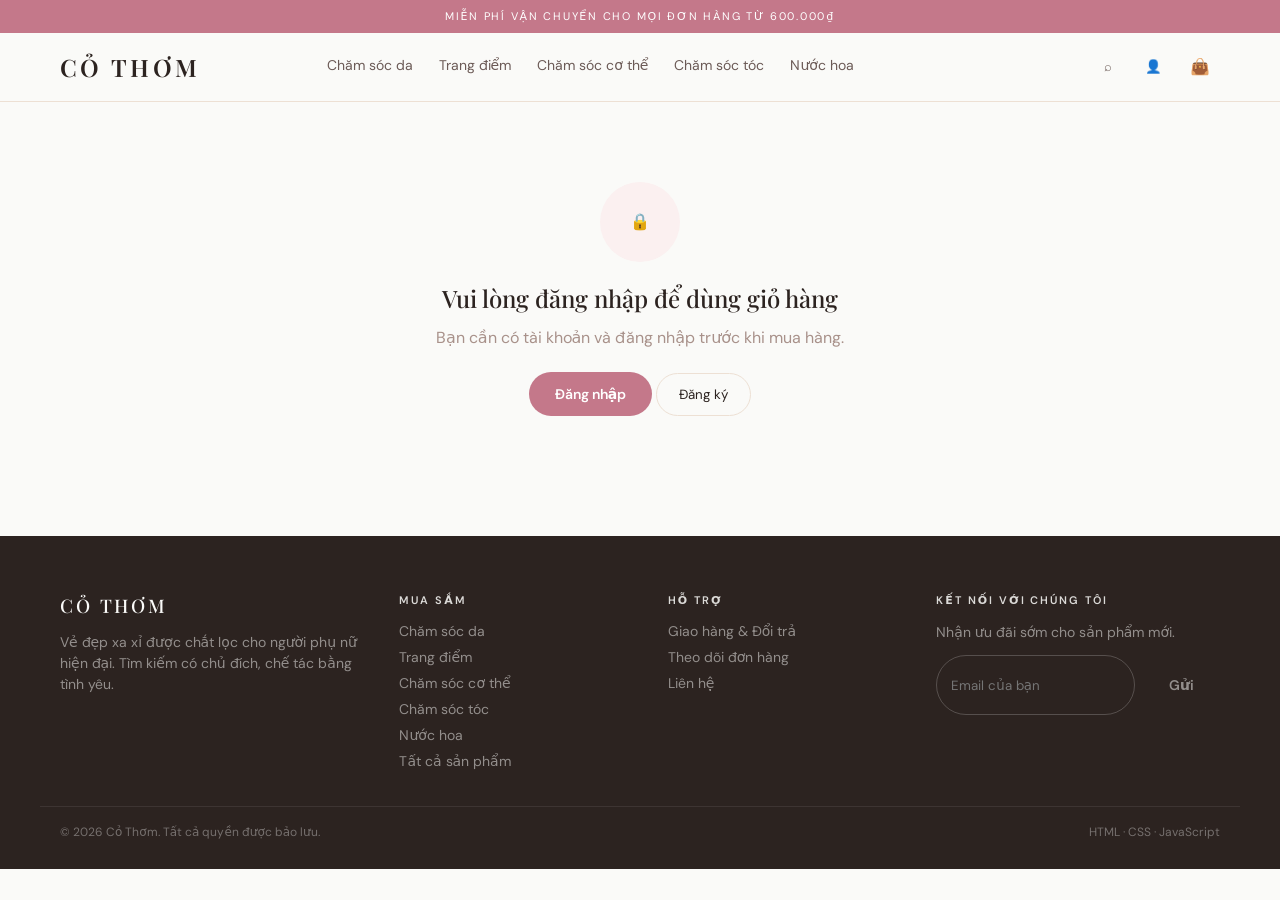
<file: gio-hang.html>
<!DOCTYPE html>
<html lang="vi">
<head>
  <meta charset="UTF-8" />
  <meta name="viewport" content="width=device-width, initial-scale=1.0" />
  <title>Giỏ hàng — Cỏ Thơm</title>
  <link rel="stylesheet" href="css/user.css" />
</head>
<body>
  <div id="site-header"></div>
  <main class="wrap" id="cart-root"></main>
  <div id="checkout-overlay" class="overlay hidden" onclick="if(event.target===this)closeOverlays()">
    <div class="modal">
      <h2 class="font-display">Thanh toán</h2>
      <p class="muted" id="checkout-total"></p>
      <form onsubmit="placeOrder(event)">
        <div class="field"><label>Họ tên</label><input name="name" required></div>
        <div class="field"><label>Số điện thoại</label><input name="phone" type="tel" pattern="0( ?[0-9]){9}" title="Số điện thoại gồm 10 chữ số, bắt đầu bằng 0" required></div>
        <p class="muted" style="font-size:12px;margin-top:12px">Địa chỉ nhận hàng</p>
        <label class="checkout-save-address"><input type="radio" name="addressMode" value="saved" onchange="setAddressMode(this.value)"> Dùng địa chỉ trong tài khoản</label>
        <label class="checkout-save-address"><input type="radio" name="addressMode" value="new" onchange="setAddressMode(this.value)"> Nhập địa chỉ giao hàng mới</label>
        <div id="saved-address-box" class="field"><label>Chọn địa chỉ đã lưu</label><select name="savedAddress"></select></div>
        <div id="new-address-box">
          <div class="field"><label>Số nhà, tên đường</label><input name="street" placeholder="Ví dụ: 24 Nguyễn Huệ"></div>
          <div class="field"><label>Phường / Xã</label><input name="ward" placeholder="Ví dụ: Phường Sài Gòn"></div>
          <div class="field"><label>Tỉnh / Thành phố</label><select name="province"></select></div>
          <label class="checkout-save-address"><input name="saveAddress" type="checkbox"> Lưu địa chỉ này vào tài khoản</label>
        </div>
        <div class="field">
          <label>Phương thức</label>
          <select name="payment" onchange="checkoutPaymentChanged(this.value)">
            <option value="COD">Tiền mặt khi nhận hàng (mặc định)</option>
            <option value="Bank">Chuyển khoản</option>
            <option value="Online">Thanh toán trực tuyến</option>
          </select>
        </div>
        <p class="muted checkout-payment-note" id="checkout-payment-note">Thanh toán tiền mặt khi nhận hàng.</p>
        <button class="btn btn-rose" style="width:100%" type="submit">Đặt hàng</button>
      </form>
    </div>
  </div>
  <div id="success-overlay" class="overlay hidden" onclick="if(event.target===this)closeOverlays()">
    <div class="modal wide">
      <div style="text-align:center">
        <div class="empty-icon">✓</div>
        <h2 class="font-display">Đặt hàng thành công</h2>
      </div>
      <div id="order-review" style="margin:12px 0 20px"></div>
      <button class="btn btn-rose" onclick="location.href='index.html'">Tiếp tục mua sắm</button>
      <button class="btn-outline" onclick="openAccount('orders')">Xem đơn hàng của tôi</button>
    </div>
  </div>
  <div id="site-footer"></div>
  <script src="js/data.js"></script>
  <script src="js/app.js"></script>
  <script>
    function renderCart() {
      const { items, subtotal, shipping, total } = cartTotals();
      const root = document.getElementById("cart-root");
      if (!getUser()) {
        root.innerHTML = `<div class="empty">
          <div class="empty-icon">🔒</div>
          <h2 class="font-display">Vui lòng đăng nhập để dùng giỏ hàng</h2>
          <p class="muted" style="margin:10px 0 22px">Bạn cần có tài khoản và đăng nhập trước khi mua hàng.</p>
          <button class="btn btn-rose" onclick="openAuth('login')">Đăng nhập</button>
          <button class="btn-outline" onclick="openAuth('register')">Đăng ký</button>
        </div>`;
        return;
      }
      if (!items.length) {
        root.innerHTML = `<div class="empty">
          <div class="empty-icon">👜</div>
          <h2 class="font-display">Giỏ hàng của bạn đang trống</h2>
          <p class="muted" style="margin:10px 0 22px">Thêm những sản phẩm tuyệt vời để bắt đầu.</p>
          <button class="btn btn-rose" onclick="goCatalog('')">Tiếp tục mua sắm</button>
        </div>`;
        return;
      }
      const remain = Math.max(0, 600000 - subtotal);
      root.innerHTML = `
        <nav class="crumb"><button onclick="location.href='index.html'">Trang chủ</button> / <span>Giỏ hàng</span></nav>
        <h1>Giỏ hàng</h1>
        ${remain ? `<div class="rev" style="margin:18px 0">🚚 Thêm ${money(remain)} nữa để được miễn phí vận chuyển.</div>` : `<div class="rev" style="margin:18px 0">✓ Đơn hàng của bạn được miễn phí vận chuyển.</div>`}
        <div class="cart-layout">
          <div>${items.map(({ product, quantity }) => `
            <div class="cart-item">
              <img src="${product.images[0]}" alt="${product.name}" onclick="location.href='san-pham.html?id=${product.id}'">
              <div>
                <div class="brand">${product.brand}</div>
                <b>${product.name}</b>
                <div class="muted">${money(product.price)}</div>
                <div class="qty" style="margin-top:8px">
                  <button onclick="updateQty('${product.id}', ${quantity - 1}); renderCart()">−</button>
                  <span>${quantity}</span>
                  <button onclick="updateQty('${product.id}', ${quantity + 1}); renderCart()">+</button>
                </div>
              </div>
              <div style="text-align:right">
                <div class="price">${money(product.price * quantity)}</div>
                <button class="btn-ghost" onclick="removeFromCart('${product.id}'); renderCart()">Xóa</button>
              </div>
            </div>`).join("")}</div>
          <aside class="summary">
            <h3 class="font-display">Tóm tắt đơn hàng</h3>
            <div class="line"><span>Tạm tính</span><span>${money(subtotal)}</span></div>
            <div class="line"><span>Vận chuyển</span><span>${shipping ? money(shipping) : "Miễn phí"}</span></div>
            <div class="line total"><span>Tổng</span><span>${money(total)}</span></div>
            <button class="btn btn-rose" style="width:100%;margin-top:12px" onclick="openCheckout()">Thanh toán</button>
            <button class="btn-ghost" style="width:100%;margin-top:8px" onclick="goCatalog('')">Tiếp tục mua sắm</button>
          </aside>
        </div>`;
    }

    function openCheckout() {
      const user = getUser();
      if (!user) {
        openAuth("login");
        toast("Vui lòng đăng nhập để tiến hành thanh toán.");
        return;
      }
      const { items, total } = cartTotals();
      if (!items.length) {
        toast("Giỏ hàng của bạn đang trống.");
        return;
      }
      document.getElementById("checkout-total").textContent = "Tổng thanh toán: " + money(total);
      const form = document.querySelector("#checkout-overlay form");
      const addresses = savedAddresses(user);
      form.elements.name.value = user.name || "";
      form.elements.phone.value = user.phone || "";
      form.elements.savedAddress.innerHTML = addresses.map((address, index) => `<option value="${index}">${address}</option>`).join("");
      form.elements.province.innerHTML = `<option value="">-- Chọn tỉnh / thành phố --</option>${PROVINCES.map((name) => `<option>${name}</option>`).join("")}`;
      form.elements.street.value = "";
      form.elements.ward.value = "";
      form.elements.saveAddress.checked = false;
      form.querySelector("[value='saved']").disabled = !addresses.length;
      setAddressMode(addresses.length ? "saved" : "new");
      form.elements.payment.value = "COD";
      checkoutPaymentChanged(form.elements.payment.value);
      openOverlay("checkout-overlay");
    }

    // 34 tỉnh / thành phố sau khi sắp xếp lại đơn vị hành chính năm 2025.
    const PROVINCES = [
      "TP. Hà Nội", "TP. Hồ Chí Minh", "TP. Hải Phòng", "TP. Đà Nẵng", "TP. Cần Thơ", "TP. Huế",
      "An Giang", "Bắc Ninh", "Cà Mau", "Cao Bằng", "Đắk Lắk", "Điện Biên", "Đồng Nai", "Đồng Tháp",
      "Gia Lai", "Hà Tĩnh", "Hưng Yên", "Khánh Hòa", "Lai Châu", "Lâm Đồng", "Lạng Sơn", "Lào Cai",
      "Nghệ An", "Ninh Bình", "Phú Thọ", "Quảng Ngãi", "Quảng Ninh", "Quảng Trị", "Sơn La", "Tây Ninh",
      "Thái Nguyên", "Thanh Hóa", "Tuyên Quang", "Vĩnh Long",
    ];

    function savedAddresses(user) {
      return [...new Set([user.address, ...(user.addresses || [])].map((item) => (item || "").trim()).filter(Boolean))];
    }

    // Hai trường hợp địa chỉ: chọn từ tài khoản, hoặc nhập mới (chỉ bắt buộc các ô của trường hợp đang chọn).
    function setAddressMode(mode) {
      const form = document.querySelector("#checkout-overlay form");
      const isNew = mode === "new";
      form.querySelector(`[name='addressMode'][value='${mode}']`).checked = true;
      document.getElementById("saved-address-box").style.display = isNew ? "none" : "block";
      document.getElementById("new-address-box").style.display = isNew ? "block" : "none";
      form.elements.savedAddress.required = !isNew;
      form.elements.street.required = isNew;
      form.elements.ward.required = isNew;
      form.elements.province.required = isNew;
    }

    function checkoutPaymentChanged(value) {
      const note = document.getElementById("checkout-payment-note");
      note.textContent = value === "Bank"
        ? "Thông tin chuyển khoản sẽ hiện ở bước xem lại đơn hàng sau khi đặt."
        : value === "Online"
          ? "Thanh toán trực tuyến đang ở chế độ mô phỏng cho bản demo."
          : "Thanh toán tiền mặt khi nhận hàng.";
    }

    function orderReviewHtml(order) {
      return `
        <p><b>Mã đơn:</b> ${order.id} · Ngày đặt: ${order.date} · Trạng thái: ${order.status}</p>
        <p><b>Người nhận:</b> ${order.name} · ${order.phone}</p>
        <p><b>Giao đến:</b> ${order.address}</p>
        <p><b>Thanh toán:</b> ${paymentLabel(order.payment)}</p>
        ${order.payment === "Bank" ? `<p class="muted">Vui lòng chuyển <b>${money(order.total)}</b> vào tài khoản cửa hàng (thông tin demo):
          Số tài khoản 0000 0000 0000 · Chủ tài khoản CỎ THƠM · Nội dung chuyển khoản: <b>${order.id}</b></p>` : ""}
        <div class="table-wrap" style="margin-top:12px"><table>
          <thead><tr><th>Sản phẩm</th><th>Số lượng</th><th>Đơn giá</th><th>Thành tiền</th></tr></thead>
          <tbody>${order.items.map((item) => `<tr><td>${item.name}</td><td>${item.quantity}</td><td>${money(item.price)}</td><td>${money(item.price * item.quantity)}</td></tr>`).join("")}</tbody>
        </table></div>
        <div class="line"><span>Tạm tính</span><span>${money(order.subtotal)}</span></div>
        <div class="line"><span>Vận chuyển</span><span>${order.shipping ? money(order.shipping) : "Miễn phí"}</span></div>
        <div class="line total"><span>Tổng cộng</span><span>${money(order.total)}</span></div>`;
    }

    function placeOrder(e) {
      e.preventDefault();
      const user = getUser();
      if (!user) {
        closeOverlays();
        openAuth("login");
        return;
      }
      const { items, subtotal, shipping, total } = cartTotals();
      if (!items.length) return;
      const products = loadProducts();
      const unavailable = items.find(({ product, quantity }) => {
        const current = products.find((entry) => String(entry.id) === String(product.id));
        return !isForSale(current) || current.stock < quantity;
      });
      if (unavailable) {
        toast("Số lượng tồn kho đã thay đổi. Vui lòng kiểm tra lại giỏ hàng.");
        return;
      }
      const form = new FormData(e.target);
      const isNewAddress = form.get("addressMode") === "new";
      const address = isNewAddress
        ? [form.get("street"), form.get("ward"), form.get("province")].map((part) => part.toString().trim()).join(", ")
        : savedAddresses(user)[Number(form.get("savedAddress"))];
      if (isNewAddress && form.get("saveAddress") === "on") {
        user.address = address;
        user.addresses = [...new Set([address, ...(user.addresses || [])])];
        setUser(user);
        const accounts = readStored(KEYS.customerAccounts, []);
        const account = accounts.find((item) => item.email === user.email.toLowerCase());
        if (account) {
          account.address = address;
          account.addresses = user.addresses;
          writeStored(KEYS.customerAccounts, accounts);
        }
      }
      const dateISO = todayISO();
      const order = {
        id: "CT-" + Date.now().toString().slice(-6),
        date: formatDate(dateISO),
        dateISO,
        items: items.map((i) => ({ productId: i.productId, quantity: i.quantity, name: i.product.name, price: i.product.price })),
        name: form.get("name"),
        phone: form.get("phone"),
        address,
        email: user.email,
        payment: form.get("payment"),
        subtotal,
        shipping,
        total,
        status: "Mới đặt",
      };
      const movements = readStored(KEYS.stockMovements, []);
      for (const item of items) {
        const product = products.find((entry) => String(entry.id) === String(item.productId));
        product.stock -= item.quantity;
        movements.unshift({
          id: "OUT-" + Date.now() + "-" + item.productId,
          productId: item.productId,
          productName: product.name,
          quantity: item.quantity,
          type: "Xuất bán",
          date: dateISO,
          reference: order.id,
        });
      }
      saveProducts(products);
      writeStored(KEYS.stockMovements, movements);
      saveOrders([order, ...getOrders()]);
      saveCart([]);
      closeOverlays();
      document.getElementById("order-review").innerHTML = orderReviewHtml(order);
      openOverlay("success-overlay");
      renderCart();
    }

    initShop();
    renderCart();
  </script>
</body>
</html>
</file>
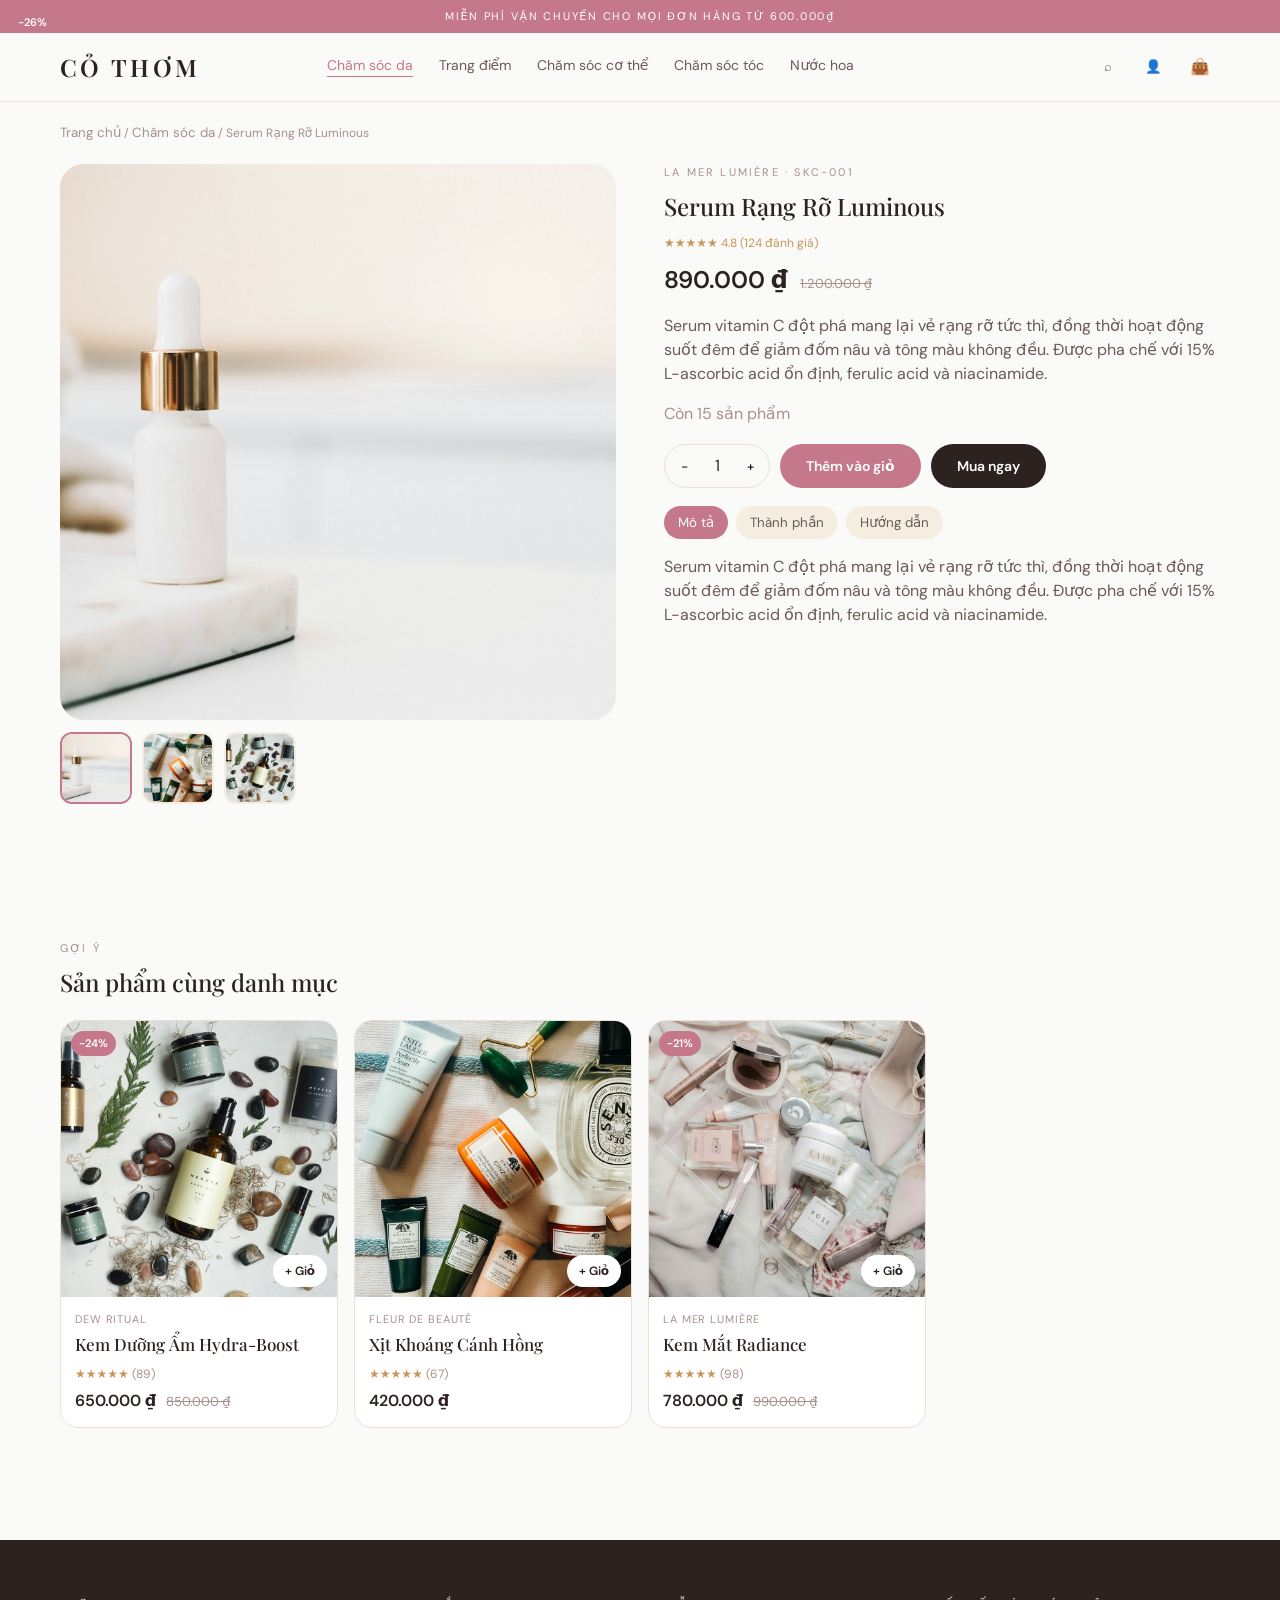
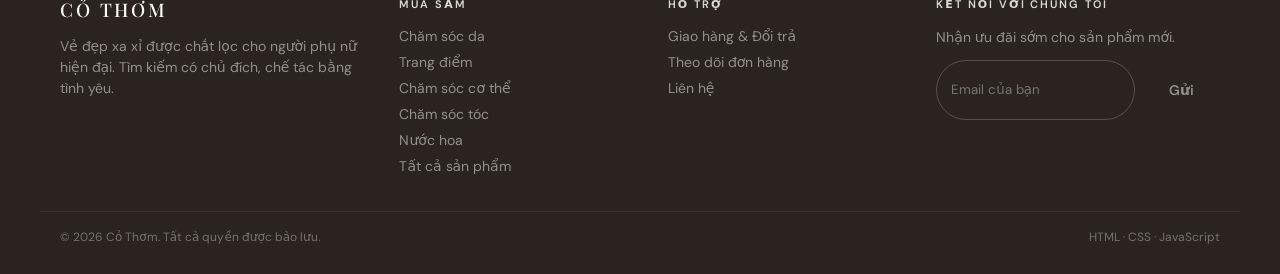
<file: san-pham.html>
<!DOCTYPE html>
<html lang="vi">
<head>
  <meta charset="UTF-8" />
  <meta name="viewport" content="width=device-width, initial-scale=1.0" />
  <title>Chi tiết sản phẩm — Cỏ Thơm</title>
  <link rel="stylesheet" href="css/user.css" />
</head>
<body>
  <div id="site-header"></div>
  <main class="wrap" id="detail-root"></main>
  <div id="site-footer"></div>
  <script src="js/data.js"></script>
  <script src="js/app.js"></script>
  <script>
    let qty = 1;
    let imgIndex = 0;
    let tab = "description";
    const id = params().get("id") || "1";
    let product = getProductById(id);
    if (!isForSale(product)) product = null;

    function setQty(n) {
      if (!product) return;
      qty = Math.max(1, Math.min(product.stock, n));
      render();
    }
    function setImg(i) { imgIndex = i; render(); }
    function setTab(t) { tab = t; render(); }

    function render() {
      if (!product) {
        document.getElementById("detail-root").innerHTML = `<div class="empty"><h2 class="font-display">Không tìm thấy sản phẩm</h2><button class="btn btn-rose" onclick="goCatalog('')">← Về cửa hàng</button></div>`;
        return;
      }
      const off = discount(product);
      const tabText = { description: product.description, ingredients: product.ingredients, directions: product.directions }[tab];
      document.getElementById("detail-root").innerHTML = `
        <nav class="crumb">
          <button onclick="location.href='index.html'">Trang chủ</button> /
          <button onclick="goCatalog('${product.category}')">${categoryLabel(product.category)}</button> /
          <span>${product.name}</span>
        </nav>
        <section class="detail">
          <div class="gallery">
            <div class="main-photo"><img src="${product.images[imgIndex]}" alt="${product.name}"></div>
            <div class="thumbs">${product.images.map((src, i) => `<button class="${i===imgIndex?'active':''}" onclick="setImg(${i})"><img src="${src}" alt=""></button>`).join("")}</div>
          </div>
          <div>
            <p class="kicker">${product.brand} · ${product.sku}</p>
            <h1>${product.name}</h1>
            <div class="stars" style="margin:10px 0">${stars(product.rating)} ${product.rating} (${product.reviews} đánh giá)</div>
            <div class="price" style="font-size:24px">${money(product.price)}${off ? ` <s>${money(product.originalPrice)}</s> <span class="sale">-${off}%</span>` : ""}</div>
            <p class="medium" style="margin:16px 0">${product.description}</p>
            ${product.stock > 0 ? `
            <p class="muted">Còn ${product.stock} sản phẩm</p>
            <div class="actions">
              <div class="qty">
                <button onclick="setQty(qty-1)">−</button>
                <span>${qty}</span>
                <button onclick="setQty(qty+1)">+</button>
              </div>
              <button class="btn btn-rose" onclick="addToCart('${product.id}', qty)">Thêm vào giỏ</button>
              <button class="btn btn-dark" onclick="buyNow('${product.id}', qty)">Mua ngay</button>
            </div>` : `<p class="muted"><b>Hết hàng</b> — sản phẩm sẽ sớm được nhập thêm.</p>`}
            <div class="tabs">
              <button class="${tab==='description'?'active':''}" onclick="setTab('description')">Mô tả</button>
              <button class="${tab==='ingredients'?'active':''}" onclick="setTab('ingredients')">Thành phần</button>
              <button class="${tab==='directions'?'active':''}" onclick="setTab('directions')">Hướng dẫn</button>
            </div>
            <p class="medium">${tabText}</p>
          </div>
        </section>
        <section class="section">
          <p class="kicker">Gợi ý</p>
          <h2>Sản phẩm cùng danh mục</h2>
          <div class="product-grid" style="margin-top:20px" id="related"></div>
        </section>`;
      const related = loadProducts().filter((p) => isForSale(p) && p.category === product.category && p.id !== product.id).slice(0, 4);
      document.getElementById("related").innerHTML = related.map(productCard).join("");
    }

    initShop(product ? product.category : "");
    render();
  </script>
</body>
</html>
</file>
<file: css/user.css>
@import url("./fonts.css");

:root {
  --cream: #fafaf8;
  --beige: #f5ede0;
  --blush-light: #fbf0f0;
  --blush: #f0d0d4;
  --rose: #c4788a;
  --rose-dark: #a0607a;
  --gold: #c9965a;
  --dark: #2c2320;
  --medium: #6b5a56;
  --muted: #a8918a;
  --border: #ede0d4;
  --success: #7aab8a;
  --white: #fff;
  --shadow: 0 10px 40px rgba(44, 35, 32, 0.08);
  --radius: 18px;
  --max: 1200px;
  --display: "Playfair Display", Georgia, serif;
  --sans: "DM Sans", system-ui, sans-serif;
}

* {
  box-sizing: border-box;
  margin: 0;
  padding: 0;
}

html {
  scroll-behavior: smooth;
}

body {
  font-family: var(--sans);
  background: var(--cream);
  color: var(--dark);
  min-height: 100vh;
  line-height: 1.5;
}

img {
  max-width: 100%;
  display: block;
}

button,
input,
select,
textarea {
  font-family: inherit;
}

a {
  color: inherit;
  text-decoration: none;
}

.font-display {
  font-family: var(--display);
}

.hidden {
  display: none !important;
}

.announce {
  background: var(--rose);
  color: #fff;
  text-align: center;
  font-size: 11px;
  letter-spacing: 0.16em;
  padding: 8px 12px;
}

.announce b {
  font-weight: 600;
}

.site-header {
  position: sticky;
  top: 0;
  z-index: 40;
  background: rgba(250, 250, 248, 0.95);
  backdrop-filter: blur(10px);
  border-bottom: 1px solid var(--border);
}

.header-inner,
.site-header .wrap {
  width: 100%;
  max-width: var(--max, 1200px);
  margin-left: auto !important;
  margin-right: auto !important;
  padding-left: 20px;
  padding-right: 20px;
  box-sizing: border-box;
  height: 68px;
  display: flex;
  align-items: center;
  gap: 18px;
}

.logo {
  font-family: var(--display);
  font-size: 24px;
  letter-spacing: 0.14em;
  font-weight: 600;
  background: none;
  border: none;
  cursor: pointer;
  color: var(--dark);
}

.logo:hover {
  color: var(--rose);
}

.nav-desk {
  display: none;
  align-items: center;
  gap: 26px;
  margin: 0 auto;
}

.nav-desk button,
.nav-link {
  background: none;
  border: none;
  cursor: pointer;
  font-size: 14px;
  color: var(--medium);
  padding-bottom: 2px;
  border-bottom: 1px solid transparent;
}

.nav-desk button:hover,
.nav-link:hover,
.nav-desk button.active {
  color: var(--dark);
  border-color: var(--dark);
}

.nav-desk button.active {
  color: var(--rose);
  border-color: var(--rose);
}

.header-actions {
  display: flex;
  align-items: center;
  gap: 6px;
  margin-left: auto;
}

.icon-btn {
  width: 40px;
  height: 40px;
  border: none;
  background: none;
  border-radius: 10px;
  cursor: pointer;
  color: var(--medium);
  position: relative;
  display: grid;
  place-items: center;
}

.icon-btn:hover {
  color: var(--dark);
  background: var(--beige);
}

.badge-count {
  position: absolute;
  top: 4px;
  right: 4px;
  min-width: 16px;
  height: 16px;
  border-radius: 99px;
  background: var(--rose);
  color: #fff;
  font-size: 10px;
  display: grid;
  place-items: center;
  padding: 0 4px;
}

.menu-btn {
  display: grid;
}

.user-menu {
  position: absolute;
  right: 0;
  top: 100%;
  width: 220px;
  background: #fff;
  border: 1px solid var(--border);
  border-radius: 14px;
  box-shadow: var(--shadow);
  padding: 8px;
  z-index: 20;
}

.user-menu button,
.user-menu a {
  display: block;
  width: 100%;
  text-align: left;
  padding: 10px 12px;
  border: none;
  background: none;
  cursor: pointer;
  border-radius: 10px;
  font-size: 13px;
  color: var(--dark);
}

.user-menu button:hover,
.user-menu a:hover {
  background: var(--blush-light);
}

.account-menu-wrap:hover .user-menu,
.account-menu-wrap:focus-within .user-menu {
  display: block !important;
}

.account-menu-wrap:hover [aria-haspopup="true"],
.account-menu-wrap:focus-within [aria-haspopup="true"] {
  color: var(--dark);
  background: var(--beige);
}

.mobile-nav {
  display: none;
  padding: 12px 20px 18px;
  border-top: 1px solid var(--border);
  background: var(--cream);
}

.mobile-nav.open {
  display: grid;
  gap: 8px;
}

.mobile-nav button {
  text-align: left;
  background: none;
  border: none;
  padding: 10px 0;
  cursor: pointer;
  color: var(--medium);
}

.search-bar {
  max-width: var(--max);
  margin: 0 auto;
  padding: 10px 20px 14px;
}

.search-bar input {
  width: 100%;
  border: 1px solid var(--border);
  background: #fff;
  border-radius: 999px;
  padding: 12px 18px;
  outline: none;
}

.search-bar input:focus {
  border-color: var(--rose);
}

.wrap {
  width: 100%;
  max-width: var(--max, 1200px);
  margin-left: auto !important;
  margin-right: auto !important;
  padding-left: 20px;
  padding-right: 20px;
  box-sizing: border-box;
}

.section {
  padding: 72px 0;
}

.kicker {
  font-size: 11px;
  letter-spacing: 0.2em;
  text-transform: uppercase;
  color: var(--muted);
  margin-bottom: 8px;
}

h1,
h2,
h3 {
  font-family: var(--display);
  font-weight: 500;
}

.muted {
  color: var(--muted);
}

.medium {
  color: var(--medium);
}

.btn {
  display: inline-flex;
  align-items: center;
  justify-content: center;
  gap: 8px;
  border: none;
  cursor: pointer;
  border-radius: 999px;
  padding: 13px 26px;
  font-weight: 600;
  font-size: 14px;
  transition: 0.2s;
}

.btn-white {
  background: #fff;
  color: var(--dark);
}

.btn-white:hover {
  background: var(--rose);
  color: #fff;
}

.btn-rose {
  background: var(--rose);
  color: #fff;
}

.btn-rose:hover {
  background: var(--rose-dark);
}

.btn-dark {
  background: var(--dark);
  color: #fff;
}

.btn-outline {
  background: transparent;
  border: 1px solid var(--border);
  color: var(--dark);
  border-radius: 999px;
  padding: 12px 22px;
  cursor: pointer;
}

.btn-outline:hover {
  border-color: var(--rose);
  color: var(--rose);
}

.btn-ghost {
  background: none;
  border: none;
  cursor: pointer;
  color: var(--medium);
  font-size: 14px;
}

.btn-ghost:hover {
  color: var(--dark);
}

.hero {
  position: relative;
  height: min(82vh, 760px);
  min-height: 520px;
  overflow: hidden;
}

.hero-slide {
  position: absolute;
  inset: 0;
  opacity: 0;
  transition: opacity 1s;
}

.hero-slide.active {
  opacity: 1;
}

.hero-slide img {
  width: 100%;
  height: 100%;
  object-fit: cover;
}

.hero-slide::after {
  content: "";
  position: absolute;
  inset: 0;
  background: linear-gradient(90deg, rgba(44, 35, 32, 0.62), rgba(44, 35, 32, 0.18) 55%, transparent);
}

.hero-copy {
  position: relative;
  z-index: 2;
  height: 100%;
  display: flex;
  flex-direction: column;
  justify-content: center;
  max-width: 560px;
}

.pill {
  display: inline-block;
  width: fit-content;
  padding: 6px 14px;
  border-radius: 999px;
  background: rgba(255, 255, 255, 0.18);
  color: #fff;
  border: 1px solid rgba(255, 255, 255, 0.3);
  font-size: 11px;
  letter-spacing: 0.16em;
  text-transform: uppercase;
  margin-bottom: 22px;
}

.hero h1 {
  color: #fff;
  font-size: clamp(36px, 6vw, 68px);
  line-height: 1.1;
  margin-bottom: 16px;
  white-space: pre-line;
}

.hero p {
  color: rgba(255, 255, 255, 0.82);
  font-size: 17px;
  max-width: 380px;
  margin-bottom: 28px;
}

.dots {
  position: absolute;
  bottom: 28px;
  left: 50%;
  transform: translateX(-50%);
  display: flex;
  gap: 8px;
  z-index: 3;
}

.dots button {
  width: 8px;
  height: 8px;
  border-radius: 99px;
  border: none;
  background: rgba(255, 255, 255, 0.4);
  cursor: pointer;
}

.dots button.active {
  width: 32px;
  background: #fff;
}

.promise {
  background: var(--beige);
  border-top: 1px solid var(--border);
  border-bottom: 1px solid var(--border);
}

.promise-grid {
  display: grid;
  grid-template-columns: 1fr 1fr;
  gap: 16px;
  padding: 18px 0;
}

.promise-item {
  display: flex;
  align-items: center;
  gap: 10px;
}

.promise-item span {
  color: var(--rose);
}

.promise-item p {
  font-size: 12px;
  font-weight: 600;
}

.promise-item small {
  display: block;
  font-weight: 400;
  color: var(--muted);
  font-size: 11px;
}

.row-head {
  display: flex;
  align-items: end;
  justify-content: space-between;
  margin-bottom: 32px;
  gap: 12px;
}

.cat-grid {
  display: grid;
  grid-template-columns: 1fr 1fr;
  gap: 12px;
}

.cat-card {
  position: relative;
  aspect-ratio: 3 / 4;
  border-radius: 18px;
  overflow: hidden;
  border: none;
  cursor: pointer;
  text-align: left;
}

.cat-card img {
  width: 100%;
  height: 100%;
  object-fit: cover;
  transition: 0.6s;
}

.cat-card:hover img {
  transform: scale(1.08);
}

.cat-card::after {
  content: "";
  position: absolute;
  inset: 0;
  background: linear-gradient(to top, rgba(44, 35, 32, 0.72), transparent 50%);
}

.cat-card .info {
  position: absolute;
  left: 14px;
  right: 14px;
  bottom: 14px;
  z-index: 1;
  color: #fff;
}

.cat-card small {
  opacity: 0.75;
  font-size: 12px;
}

.trend {
  position: absolute;
  top: 12px;
  left: 12px;
  z-index: 1;
  background: var(--rose);
  color: #fff;
  font-size: 11px;
  font-weight: 600;
  padding: 4px 10px;
  border-radius: 99px;
}

.blush {
  background: var(--blush-light);
}

.product-grid {
  display: grid;
  grid-template-columns: 1fr 1fr;
  gap: 16px;
}

.card {
  background: #fff;
  border: 1px solid var(--border);
  border-radius: 18px;
  overflow: hidden;
  cursor: pointer;
  transition: 0.2s;
}

.card:hover {
  transform: translateY(-3px);
  box-shadow: var(--shadow);
}

.card-img {
  position: relative;
  aspect-ratio: 1;
  background: var(--beige);
  overflow: hidden;
}

.card-img img {
  width: 100%;
  height: 100%;
  object-fit: cover;
}

.sale {
  position: absolute;
  top: 10px;
  left: 10px;
  background: var(--rose);
  color: #fff;
  font-size: 11px;
  font-weight: 600;
  padding: 4px 8px;
  border-radius: 99px;
}

.quick-add {
  position: absolute;
  right: 10px;
  bottom: 10px;
  border: none;
  background: #fff;
  color: var(--dark);
  border-radius: 99px;
  padding: 8px 12px;
  font-size: 12px;
  font-weight: 600;
  cursor: pointer;
  box-shadow: var(--shadow);
}

.quick-add:hover {
  background: var(--rose);
  color: #fff;
}

.card-body {
  padding: 14px;
}

.card-body .brand {
  font-size: 11px;
  color: var(--muted);
  letter-spacing: 0.08em;
  text-transform: uppercase;
}

.card-body h3 {
  font-family: var(--display);
  font-size: 17px;
  margin: 4px 0 8px;
}

.price {
  font-weight: 600;
}

.price s {
  color: var(--muted);
  font-weight: 400;
  margin-left: 6px;
  font-size: 13px;
}

.stars {
  color: var(--gold);
  font-size: 12px;
  margin-bottom: 6px;
}

.editorial {
  display: grid;
  gap: 16px;
}

.banner {
  position: relative;
  min-height: 280px;
  border-radius: 24px;
  overflow: hidden;
  cursor: pointer;
  border: none;
  text-align: left;
  width: 100%;
}

.banner img {
  position: absolute;
  inset: 0;
  width: 100%;
  height: 100%;
  object-fit: cover;
  transition: 0.6s;
}

.banner:hover img {
  transform: scale(1.05);
}

.banner::after {
  content: "";
  position: absolute;
  inset: 0;
  background: linear-gradient(to top, rgba(44, 35, 32, 0.65), transparent);
}

.banner-copy {
  position: absolute;
  left: 28px;
  bottom: 28px;
  z-index: 1;
  color: #fff;
}

.banner-copy span {
  font-size: 11px;
  letter-spacing: 0.16em;
  text-transform: uppercase;
  opacity: 0.7;
}

.banner-copy h3 {
  font-size: 28px;
  margin: 6px 0 12px;
}

.banner-sm {
  min-height: 150px;
}

.banner-sm .banner-copy {
  top: 50%;
  bottom: auto;
  transform: translateY(-50%);
}

.reviews {
  background: var(--beige);
}

.rev-grid {
  display: grid;
  gap: 16px;
}

.rev {
  background: #fff;
  border: 1px solid var(--border);
  border-radius: 18px;
  padding: 26px;
}

.rev p {
  font-size: 14px;
  color: var(--medium);
  font-style: italic;
  margin: 12px 0 16px;
}

.site-footer {
  background: var(--dark);
  color: rgba(250, 250, 248, 0.7);
  margin-top: 40px;
}

.foot-grid {
  display: grid;
  gap: 32px;
  padding: 56px 20px 28px;
}

.site-footer h3 {
  color: var(--cream);
  letter-spacing: 0.14em;
  margin-bottom: 12px;
}

.site-footer h4 {
  color: rgba(250, 250, 248, 0.85);
  font-size: 11px;
  letter-spacing: 0.18em;
  text-transform: uppercase;
  margin-bottom: 14px;
}

.site-footer p,
.site-footer button,
.site-footer a {
  color: rgba(250, 250, 248, 0.5);
  font-size: 14px;
}

.site-footer button {
  display: block;
  background: none;
  border: none;
  cursor: pointer;
  margin: 8px 0;
  text-align: left;
}

.site-footer button:hover,
.site-footer a:hover {
  color: #fff;
}

.news {
  display: flex;
  gap: 8px;
  margin-top: 12px;
}

.news input {
  flex: 1;
  background: transparent;
  border: 1px solid rgba(255, 255, 255, 0.2);
  color: #fff;
  border-radius: 999px;
  padding: 10px 14px;
  outline: none;
}

.foot-bottom {
  border-top: 1px solid rgba(255, 255, 255, 0.08);
  padding: 16px 20px 28px;
  font-size: 12px;
  color: rgba(255, 255, 255, 0.35);
  display: flex;
  justify-content: space-between;
  gap: 12px;
  flex-wrap: wrap;
}

.overlay {
  position: fixed;
  inset: 0;
  background: rgba(44, 35, 32, 0.45);
  z-index: 60;
  display: flex;
  align-items: center;
  justify-content: center;
  padding: 20px;
}

.modal {
  position: relative;
  background: #fff;
  width: min(460px, 100%);
  border-radius: 22px;
  padding: 28px;
  box-shadow: var(--shadow);
  max-height: 90vh;
  overflow: auto;
}

.modal.wide {
  width: min(920px, 100%);
}

.modal h2 {
  font-size: 28px;
  margin-bottom: 8px;
}

.field {
  margin: 12px 0;
}

.field label {
  display: block;
  font-size: 12px;
  color: var(--medium);
  margin-bottom: 6px;
}

.field input,
.field textarea,
.field select {
  width: 100%;
  border: 1px solid var(--border);
  border-radius: 12px;
  padding: 12px 14px;
  outline: none;
  background: #fff;
}

.field input:focus,
.field textarea:focus,
.field select:focus {
  border-color: var(--rose);
}

.tabs {
  display: flex;
  gap: 8px;
  margin: 16px 0;
}

.tabs button {
  border: none;
  background: var(--beige);
  padding: 8px 14px;
  border-radius: 99px;
  cursor: pointer;
  color: var(--medium);
}

.tabs button.active {
  background: var(--rose);
  color: #fff;
}

.catalog-layout {
  display: grid;
  gap: 24px;
  padding: 36px 0 64px;
}

.catalog-search {
  background: #fff;
  border: 1px solid var(--border);
  border-radius: 18px;
  padding: 20px;
  margin: 24px 0 0;
}

.catalog-search-title {
  display: flex;
  align-items: center;
  justify-content: space-between;
  gap: 12px;
  margin-bottom: 14px;
}

.catalog-search-title h2 {
  font-size: 22px;
}

.catalog-search-fields {
  display: grid;
  grid-template-columns: 2fr 1.4fr 1fr 1fr auto;
  align-items: end;
  gap: 12px;
}

.catalog-search-fields label {
  display: grid;
  gap: 6px;
  color: var(--medium);
  font-size: 12px;
}

.catalog-search-fields input,
.catalog-search-fields select {
  width: 100%;
  min-width: 0;
  border: 1px solid var(--border);
  border-radius: 10px;
  padding: 11px 12px;
  background: #fff;
  color: var(--dark);
}

.catalog-pagination {
  display: flex;
  align-items: center;
  justify-content: center;
  gap: 14px;
  padding: 28px 0 56px;
  color: var(--medium);
}

.catalog-pagination:empty {
  display: none;
}

.catalog-pagination button:disabled {
  opacity: 0.45;
  cursor: not-allowed;
}

.account-order {
  background: #fff;
  border: 1px solid var(--border);
  border-radius: 16px;
  padding: 16px;
  margin-top: 12px;
}

.account-order-head {
  display: flex;
  align-items: center;
  justify-content: space-between;
  gap: 16px;
}

.account-order-head>div:last-child {
  text-align: right;
}

.account-order details {
  margin-top: 12px;
  border-top: 1px solid var(--border);
  padding-top: 10px;
}

.account-order summary {
  cursor: pointer;
  color: var(--rose-dark);
  font-size: 13px;
}

.account-order-items {
  margin: 10px 0;
}

.account-order-items>div {
  display: flex;
  justify-content: space-between;
  gap: 12px;
  margin: 6px 0;
  font-size: 13px;
}

.checkout-save-address {
  display: flex;
  align-items: center;
  gap: 8px;
  font-size: 13px;
  color: var(--medium);
}

.checkout-payment-note {
  font-size: 12px;
  margin: -4px 0 12px;
}

.filters {
  background: #fff;
  border: 1px solid var(--border);
  border-radius: 18px;
  padding: 18px;
}

.filters h3 {
  font-size: 16px;
  margin-bottom: 12px;
}

.filter-btn {
  display: block;
  width: 100%;
  text-align: left;
  border: none;
  background: none;
  padding: 8px 0;
  cursor: pointer;
  color: var(--medium);
}

.filter-btn.active {
  color: var(--rose);
  font-weight: 600;
}

.crumb {
  font-size: 12px;
  color: var(--muted);
  margin: 22px 0;
}

.crumb button {
  background: none;
  border: none;
  cursor: pointer;
  color: var(--muted);
}

.crumb button:hover {
  color: var(--dark);
}

.detail {
  display: grid;
  gap: 28px;
  padding-bottom: 64px;
}

.gallery {
  display: grid;
  gap: 12px;
}

.main-photo {
  background: var(--beige);
  border-radius: 24px;
  aspect-ratio: 1;
  overflow: hidden;
}

.main-photo img {
  width: 100%;
  height: 100%;
  object-fit: cover;
}

.thumbs {
  display: flex;
  gap: 10px;
}

.thumbs button {
  width: 72px;
  height: 72px;
  border-radius: 12px;
  overflow: hidden;
  border: 2px solid transparent;
  padding: 0;
  cursor: pointer;
  background: var(--beige);
}

.thumbs button.active {
  border-color: var(--rose);
}

.thumbs img {
  width: 100%;
  height: 100%;
  object-fit: cover;
}

.qty {
  display: inline-flex;
  align-items: center;
  border: 1px solid var(--border);
  border-radius: 999px;
  overflow: hidden;
}

.qty button {
  width: 38px;
  height: 38px;
  border: none;
  background: none;
  cursor: pointer;
}

.qty span {
  min-width: 28px;
  text-align: center;
}

.actions {
  display: flex;
  flex-wrap: wrap;
  gap: 10px;
  margin: 18px 0;
}

.cart-layout {
  display: grid;
  gap: 22px;
  padding-bottom: 64px;
}

.cart-item {
  display: grid;
  grid-template-columns: 92px 1fr auto;
  gap: 14px;
  background: #fff;
  border: 1px solid var(--border);
  border-radius: 18px;
  padding: 14px;
  align-items: center;
}

.cart-item img {
  width: 92px;
  height: 92px;
  object-fit: cover;
  border-radius: 12px;
  background: var(--beige);
  cursor: pointer;
}

.summary {
  background: #fff;
  border: 1px solid var(--border);
  border-radius: 18px;
  padding: 22px;
  height: fit-content;
}

.line {
  display: flex;
  justify-content: space-between;
  margin: 8px 0;
  font-size: 14px;
}

.line.total {
  font-size: 18px;
  font-weight: 600;
  border-top: 1px solid var(--border);
  padding-top: 12px;
  margin-top: 12px;
}

.empty {
  text-align: center;
  padding: 80px 16px;
}

.empty-icon {
  width: 80px;
  height: 80px;
  margin: 0 auto 18px;
  border-radius: 50%;
  background: var(--blush-light);
  display: grid;
  place-items: center;
  color: var(--muted);
}

.toast {
  position: fixed;
  bottom: 22px;
  right: 22px;
  background: var(--dark);
  color: #fff;
  padding: 12px 18px;
  border-radius: 12px;
  font-size: 13px;
  z-index: 80;
  box-shadow: var(--shadow);
}

.status {
  display: inline-flex;
  padding: 4px 10px;
  border-radius: 99px;
  font-size: 11px;
  font-weight: 500;
}

.st-done {
  background: #ecf8f0;
  color: #2f7a4a;
}

.st-ship {
  background: #eef4ff;
  color: #3558a6;
}

.st-wait {
  background: #fff6e8;
  color: #a06720;
}

.st-cancel {
  background: #f3f1ef;
  color: #7a726c;
}

@media (max-width: 799px) {
  .catalog-search-fields {
    grid-template-columns: repeat(2, minmax(0, 1fr));
  }

  .catalog-search-fields label:first-child {
    grid-column: 1 / -1;
  }

  .catalog-search-fields>button {
    grid-column: 1 / -1;
  }
}

@media (min-width: 800px) {
  .menu-btn {
    display: none;
  }

  .nav-desk {
    display: flex;
  }

  .promise-grid {
    grid-template-columns: repeat(4, 1fr);
  }

  .cat-grid {
    grid-template-columns: repeat(5, 1fr);
  }

  .product-grid {
    grid-template-columns: repeat(4, 1fr);
  }

  .editorial {
    grid-template-columns: 1.1fr 0.9fr;
  }

  .rev-grid {
    grid-template-columns: repeat(3, 1fr);
  }

  .foot-grid {
    grid-template-columns: 1.3fr 1fr 1fr 1.2fr;
  }

  .catalog-layout {
    grid-template-columns: 240px 1fr;
  }

  .detail {
    grid-template-columns: 1fr 1fr;
    gap: 48px;
  }

  .cart-layout {
    grid-template-columns: 1.7fr 0.9fr;
  }
}

.header-user {
  background: none;
  border: none;
  cursor: pointer;
  color: var(--medium);
  font-size: 13px;
  white-space: nowrap;
}

.header-user:hover {
  color: var(--rose);
}

@media (max-width: 799px) {
  .header-user {
    display: none;
  }
}

/* ===================================================
   1. ĐIỆN THOẠI NHỎ & DỌC (Mobile: < 576px)
   =================================================== */
@media (max-width: 575px) {

  body,
  html {
    overflow-x: hidden;
    /* Chặn thanh cuộn ngang gây lệch trang */
  }

  /* 1. Sửa lỗi Logo vỡ đôi và thanh điều hướng header */
  .site-header {
    padding: 8px 12px;
  }

  .site-header .brand,
  .site-header .logo {
    white-space: nowrap;
    /* Không cho chữ CỎ THƠM bị rớt xuống 2 hàng */
    font-size: 20px;
    letter-spacing: 2px;
  }

  .site-header .actions,
  .site-header .header-actions {
    gap: 10px;
  }

  .hero {
    height: 65vh;
    min-height: 420px;
  }

  .hero h1 {
    font-size: 28px;
    line-height: 1.2;
  }

  .hero p {
    font-size: 14px;
    margin-bottom: 18px;
  }

  .cat-grid,
  .product-grid,
  .promise-grid {
    grid-template-columns: 1fr;
    /* Xuống 1 cột trên điện thoại nhỏ */
    gap: 12px;
  }

  .cart-item {
    grid-template-columns: 70px 1fr;
    gap: 10px;
  }

  .cart-item>div:last-child {
    grid-column: 1 / -1;
    display: flex;
    justify-content: space-between;
    align-items: center;
  }

  /* 2. Sửa lỗi Footer bị lệch lề và tràn màn hình */
  .site-footer {
    width: 100%;
    box-sizing: border-box;
    overflow: hidden;
  }

  .foot-grid {
    padding: 24px 16px 16px;
    grid-template-columns: 1fr;
    gap: 24px;
    width: 100%;
    box-sizing: border-box;
  }

  .site-footer p,
  .site-footer a,
  .foot-bottom {
    word-break: break-word;
    box-sizing: border-box;
  }

  .foot-bottom {
    flex-direction: column;
    text-align: center;
    gap: 8px;
    padding: 16px;
  }

  /* 3. Gom gọn ô nhập email và nút Gửi */
  .news {
    display: flex;
    width: 100%;
    box-sizing: border-box;
    position: relative;
  }

  .news input {
    width: 100%;
    padding-right: 70px;
    box-sizing: border-box;
  }

  .news button {
    position: absolute;
    right: 4px;
    top: 4px;
    bottom: 4px;
    width: 60px;
    border-radius: 99px;
  }
}

/* ===================================================
   2. TABLET / MÁY TÍNH BẢNG (576px - 991px)
   =================================================== */
@media (min-width: 576px) and (max-width: 991px) {
  .wrap {
    padding: 0 20px;
  }

  .hero h1 {
    font-size: 42px;
  }

  .cat-grid {
    grid-template-columns: repeat(3, 1fr);
    gap: 14px;
  }

  .product-grid {
    grid-template-columns: repeat(2, 1fr);
    gap: 18px;
  }

  .promise-grid {
    grid-template-columns: repeat(2, 1fr);
    gap: 14px;
  }

  .foot-grid {
    grid-template-columns: repeat(2, 1fr);
    gap: 32px 24px;
    padding: 44px 20px 24px;
  }
}

/* ===================================================
   3. LAPTOP / DESKTOP TIÊU CHUẨN (992px - 1439px)
   =================================================== */
@media (min-width: 992px) and (max-width: 1439px) {
  .product-grid {
    grid-template-columns: repeat(4, 1fr);
  }

  .cat-grid {
    grid-template-columns: repeat(5, 1fr);
  }
}

/* ===================================================
   4. MÀN HÌNH LỚN / TIVI (Large Screens & TV: >= 1440px)
   =================================================== */
@media (min-width: 1440px) {
  :root {
    --max: 1320px;
  }

  .hero {
    height: 750px;
  }

  .hero h1 {
    font-size: 72px;
  }

  .hero p {
    font-size: 20px;
    max-width: 520px;
  }

  .btn {
    padding: 16px 34px;
    font-size: 16px;
  }

  .card-body h3 {
    font-size: 20px;
  }

  .price {
    font-size: 18px;
  }
}

/* Tivi 4K hoặc màn hình cực lớn (>= 2000px) */
@media (min-width: 2000px) {
  :root {
    --max: 1320px;
  }

  body {
    font-size: 18px;
  }

  .hero h1 {
    font-size: 88px;
  }
}

.auth-error {
  display: block;
  color: red;
  font-size: 12px;
  margin-top: 5px;
}

.auth-input-error {
  border: 1px solid red !important;
}
</file>
<file: assets/css/style.css>
/* ==========================================================================
   CỎ THƠM BEAUTY - STYLESHEET TRANG CHỦ (MÔN LẬP TRÌNH WEB CƠ BẢN)
   --------------------------------------------------------------------------
   LƯU Ý QUAN TRỌNG:
   - Không sử dụng CSS Variables (:root, var(--...)).
   - Trực tiếp áp dụng mã màu và font chữ chuẩn thương hiệu:
     * Màu chủ đạo (Hồng đất): #C4788A (hover: #B06577)
     * Màu chữ chính (Nâu đậm): #2C2320
     * Màu chữ phụ: #5C4E4B và #8E7D7A
     * Màu nền be nhạt: #F5EDE0
     * Màu nền phụ (Blush): #FAF4F0
     * Màu nền toàn trang: #FAFAF8
     * Viền (Border): #E8E2D9
     * Font tiêu đề: 'Playfair Display', Georgia, serif
     * Font nội dung: 'Plus Jakarta Sans', sans-serif
   ========================================================================== */

/* --- 1. RESET VÀ THIẾT LẬP CƠ BẢN --- */
* {
    margin: 0;
    padding: 0;
    box-sizing: border-box;
}

body {
    background-color: #FAFAF8;
    color: #2C2320;
    font-family: 'Plus Jakarta Sans', sans-serif;
    font-size: 15px;
    line-height: 1.6;
}

a {
    color: inherit;
    text-decoration: none;
    transition: all 0.25s ease;
}

ul {
    list-style: none;
}

img {
    max-width: 100%;
    height: auto;
    display: block;
}

button, input {
    font-family: 'Plus Jakarta Sans', sans-serif;
    outline: none;
    border: none;
}

.container {
    width: 1200px;
    max-width: 92%;
    margin-left: auto;
    margin-right: auto;
}

.clearfix::after {
    content: "";
    display: table;
    clear: both;
}

/* Tiêu đề chung */
.section-header {
    text-align: center;
    margin-bottom: 40px;
}

.section-subtitle {
    font-size: 13px;
    text-transform: uppercase;
    letter-spacing: 2px;
    color: #C4788A;
    font-weight: 600;
    margin-bottom: 8px;
    display: block;
}

.section-title {
    font-family: 'Playfair Display', Georgia, serif;
    font-size: 34px;
    color: #2C2320;
    font-weight: 700;
    line-height: 1.3;
}

/* Nút bấm tổng quát */
.btn {
    display: inline-block;
    padding: 12px 28px;
    font-size: 14px;
    font-weight: 600;
    text-align: center;
    cursor: pointer;
    border-radius: 30px;
    transition: all 0.3s ease;
}

.btn-primary {
    background-color: #C4788A;
    color: #FFFFFF;
    border: 1px solid #C4788A;
}

.btn-primary:hover {
    background-color: #B06577;
    border-color: #B06577;
}

.btn-outline {
    background-color: transparent;
    color: #2C2320;
    border: 1px solid #2C2320;
}

.btn-outline:hover {
    background-color: #2C2320;
    color: #FFFFFF;
}

.btn-white {
    background-color: #FFFFFF;
    color: #2C2320;
    border: 1px solid #FFFFFF;
}

.btn-white:hover {
    background-color: #F5EDE0;
    color: #2C2320;
}

/* --- 2. THANH THÔNG BÁO (TOP BAR) --- */
.top-bar {
    background-color: #C4788A;
    color: #FFFFFF;
    text-align: center;
    font-size: 12px;
    font-weight: 600;
    letter-spacing: 1px;
    padding: 9px 16px;
}

/* --- 3. HEADER & MENU ĐIỀU HƯỚNG --- */
.site-header {
    background-color: #FFFFFF;
    border-bottom: 1px solid #E8E2D9;
    position: relative;
    z-index: 100;
}

.header-inner {
    height: 80px;
    display: flex;
    align-items: center;
    justify-content: space-between;
}

.site-logo {
    display: flex;
    align-items: center;
    text-decoration: none;
}

.logo-leaf {
    font-size: 24px;
    margin-right: 8px;
}

.logo-name {
    font-family: 'Playfair Display', Georgia, serif;
    font-size: 26px;
    font-weight: 700;
    letter-spacing: 2px;
    color: #2C2320;
}

.main-navigation .nav-list {
    display: flex;
    gap: 28px;
}

.nav-link {
    font-size: 14.5px;
    font-weight: 500;
    color: #2C2320;
    padding: 8px 0;
    position: relative;
}

.nav-link:hover {
    color: #C4788A;
}

.nav-link::after {
    content: '';
    position: absolute;
    bottom: 0;
    left: 0;
    width: 0%;
    height: 2px;
    background-color: #C4788A;
    transition: width 0.3s ease;
}

.nav-link:hover::after {
    width: 100%;
}

.header-actions {
    display: flex;
    align-items: center;
    gap: 18px;
}

.header-action-btn {
    display: flex;
    align-items: center;
    justify-content: center;
    width: 38px;
    height: 38px;
    border-radius: 50%;
    background-color: #FAF4F0;
    color: #2C2320;
    font-size: 16px;
    border: 1px solid #E8E2D9;
}

.header-action-btn:hover {
    background-color: #C4788A;
    color: #FFFFFF;
    border-color: #C4788A;
}

.cart-btn-wrapper {
    position: relative;
}

.cart-count-badge {
    position: absolute;
    top: -4px;
    right: -4px;
    background-color: #C4788A;
    color: #FFFFFF;
    font-size: 11px;
    font-weight: 700;
    width: 18px;
    height: 18px;
    border-radius: 50%;
    display: flex;
    align-items: center;
    justify-content: center;
    border: 2px solid #FFFFFF;
}

/* --- 4. HERO BANNER SLIDER --- */
.hero-slider-section {
    position: relative;
    width: 100%;
    height: 600px;
    overflow: hidden;
    background-color: #2C2320;
}

.slider-wrapper {
    position: relative;
    width: 100%;
    height: 100%;
}

.slide-item {
    position: absolute;
    top: 0;
    left: 0;
    width: 100%;
    height: 100%;
    opacity: 0;
    visibility: hidden;
    transition: opacity 0.8s ease-in-out, visibility 0.8s ease-in-out;
    background-size: cover;
    background-position: center center;
    background-repeat: no-repeat;
}

.slide-item.active {
    opacity: 1;
    visibility: visible;
}

.slide-overlay {
    position: absolute;
    top: 0;
    left: 0;
    width: 100%;
    height: 100%;
    background: linear-gradient(90deg, rgba(44, 35, 32, 0.78) 0%, rgba(44, 35, 32, 0.45) 55%, rgba(44, 35, 32, 0.15) 100%);
}

.slide-content-wrap {
    position: relative;
    z-index: 2;
    height: 100%;
    display: flex;
    flex-direction: column;
    justify-content: center;
    max-width: 580px;
}

.slide-badge {
    display: inline-block;
    align-self: flex-start;
    padding: 6px 14px;
    background-color: rgba(196, 120, 138, 0.9);
    color: #FFFFFF;
    font-size: 12px;
    font-weight: 600;
    letter-spacing: 1px;
    text-transform: uppercase;
    border-radius: 20px;
    margin-bottom: 18px;
}

.slide-title {
    font-family: 'Playfair Display', Georgia, serif;
    font-size: 52px;
    color: #FFFFFF;
    font-weight: 700;
    line-height: 1.15;
    margin-bottom: 18px;
    white-space: pre-line;
}

.slide-desc {
    font-size: 16px;
    color: #E8E2D9;
    line-height: 1.7;
    margin-bottom: 28px;
}

/* Dots điều hướng slider */
.slider-dots {
    position: absolute;
    bottom: 28px;
    left: 0;
    width: 100%;
    display: flex;
    justify-content: center;
    gap: 10px;
    z-index: 10;
}

.dot {
    width: 12px;
    height: 12px;
    border-radius: 50%;
    background-color: rgba(255, 255, 255, 0.45);
    cursor: pointer;
    transition: all 0.3s ease;
    border: none;
    padding: 0;
}

.dot.active {
    background-color: #C4788A;
    width: 32px;
    border-radius: 10px;
}

/* --- 5. DẢI CAM KẾT THƯƠNG HIỆU (BRAND STRIP) --- */
.brand-strip-section {
    background-color: #F5EDE0;
    border-top: 1px solid #E8E2D9;
    border-bottom: 1px solid #E8E2D9;
    padding: 38px 0;
}

.brand-features-grid {
    display: flex;
    justify-content: space-between;
    align-items: center;
}

.brand-feature-item {
    display: flex;
    align-items: center;
    gap: 15px;
    flex: 1;
    padding: 0 16px;
    border-right: 1px solid #E8E2D9;
}

.brand-feature-item:last-child {
    border-right: none;
}

.feature-icon-box {
    width: 48px;
    height: 48px;
    background-color: #FFFFFF;
    border-radius: 50%;
    display: flex;
    align-items: center;
    justify-content: center;
    font-size: 22px;
    color: #C4788A;
    border: 1px solid #E8E2D9;
    flex-shrink: 0;
}

.feature-title {
    font-family: 'Playfair Display', Georgia, serif;
    font-size: 16px;
    font-weight: 700;
    color: #2C2320;
    margin-bottom: 3px;
}

.feature-subtitle {
    font-size: 13px;
    color: #5C4E4B;
}

/* --- 6. DANH MỤC NỔI BẬT (MUA THEO DANH MỤC) --- */
.categories-section {
    padding: 70px 0;
}

.categories-grid {
    display: flex;
    gap: 20px;
    justify-content: space-between;
}

.category-card {
    flex: 1;
    background-color: #FFFFFF;
    border: 1px solid #E8E2D9;
    border-radius: 12px;
    overflow: hidden;
    position: relative;
    text-align: center;
    transition: transform 0.3s ease, box-shadow 0.3s ease;
}

.category-card:hover {
    transform: translateY(-6px);
    box-shadow: 0 12px 25px rgba(44, 35, 32, 0.08);
}

.category-image-wrap {
    height: 220px;
    overflow: hidden;
    position: relative;
}

.category-image-wrap img {
    width: 100%;
    height: 100%;
    object-fit: cover;
    transition: transform 0.5s ease;
}

.category-card:hover .category-image-wrap img {
    transform: scale(1.08);
}

.category-tag {
    position: absolute;
    top: 10px;
    left: 10px;
    background-color: #C4788A;
    color: #FFFFFF;
    font-size: 11px;
    font-weight: 700;
    padding: 4px 10px;
    border-radius: 12px;
    text-transform: uppercase;
    letter-spacing: 0.5px;
    z-index: 2;
}

.category-name {
    font-family: 'Playfair Display', Georgia, serif;
    font-size: 18px;
    color: #2C2320;
    padding: 16px 12px;
    font-weight: 600;
    display: block;
}

.category-card:hover .category-name {
    color: #C4788A;
}

/* --- 7. SẢN PHẨM NỔI BẬT (LỰA CHỌN CỦA BIÊN TẬP VIÊN) --- */
.featured-products-section {
    background-color: #FAF4F0;
    padding: 75px 0;
    border-top: 1px solid #E8E2D9;
    border-bottom: 1px solid #E8E2D9;
}

.products-grid {
    display: flex;
    gap: 24px;
    justify-content: space-between;
}

.product-card {
    flex: 1;
    background-color: #FFFFFF;
    border: 1px solid #E8E2D9;
    border-radius: 14px;
    overflow: hidden;
    position: relative;
    display: flex;
    flex-direction: column;
    transition: transform 0.3s ease, box-shadow 0.3s ease;
}

.product-card:hover {
    transform: translateY(-6px);
    box-shadow: 0 15px 30px rgba(44, 35, 32, 0.09);
}

.product-img-box {
    position: relative;
    height: 270px;
    overflow: hidden;
    background-color: #FAFAF8;
}

.product-img-box img {
    width: 100%;
    height: 100%;
    object-fit: cover;
    transition: transform 0.5s ease;
}

.product-card:hover .product-img-box img {
    transform: scale(1.06);
}

.badge-group {
    position: absolute;
    top: 12px;
    left: 12px;
    display: flex;
    flex-direction: column;
    gap: 6px;
    z-index: 2;
}

.product-badge {
    padding: 4px 9px;
    font-size: 11px;
    font-weight: 700;
    border-radius: 6px;
    text-transform: uppercase;
}

.badge-discount {
    background-color: #C4788A;
    color: #FFFFFF;
}

.badge-stock {
    background-color: #2C2320;
    color: #FFFFFF;
}

.product-body {
    padding: 20px;
    display: flex;
    flex-direction: column;
    flex-grow: 1;
}

.product-rating {
    color: #D99B4B;
    font-size: 13px;
    margin-bottom: 8px;
    display: flex;
    align-items: center;
    gap: 4px;
}

.product-rating-count {
    color: #8E7D7A;
    font-size: 12px;
}

.product-title {
    font-family: 'Playfair Display', Georgia, serif;
    font-size: 18px;
    font-weight: 600;
    color: #2C2320;
    margin-bottom: 12px;
    line-height: 1.35;
    min-height: 48px;
}

.product-title a:hover {
    color: #C4788A;
}

.product-pricing {
    margin-bottom: 18px;
    display: flex;
    align-items: baseline;
    gap: 8px;
}

.current-price {
    font-size: 19px;
    font-weight: 700;
    color: #C4788A;
}

.old-price {
    font-size: 14px;
    color: #8E7D7A;
    text-decoration: line-through;
}

.btn-add-cart {
    margin-top: auto;
    width: 100%;
    padding: 10px 16px;
    background-color: #FAF4F0;
    color: #2C2320;
    border: 1px solid #E8E2D9;
    border-radius: 25px;
    font-size: 13.5px;
    font-weight: 600;
    cursor: pointer;
    transition: all 0.25s ease;
}

.btn-add-cart:hover {
    background-color: #C4788A;
    color: #FFFFFF;
    border-color: #C4788A;
}

/* --- 8. KHỐI EDITORIAL BANNER --- */
.editorial-section {
    padding: 75px 0;
}

.editorial-grid {
    display: flex;
    gap: 24px;
}

.editorial-large {
    flex: 1.4;
    position: relative;
    min-height: 460px;
    border-radius: 16px;
    overflow: hidden;
    background-size: cover;
    background-position: center;
    display: flex;
    align-items: flex-end;
}

.editorial-side-col {
    flex: 1;
    display: flex;
    flex-direction: column;
    gap: 24px;
}

.editorial-small {
    flex: 1;
    position: relative;
    min-height: 218px;
    border-radius: 16px;
    overflow: hidden;
    background-size: cover;
    background-position: center;
    display: flex;
    align-items: flex-end;
}

.editorial-overlay {
    position: absolute;
    top: 0;
    left: 0;
    width: 100%;
    height: 100%;
    background: linear-gradient(180deg, rgba(44, 35, 32, 0.05) 30%, rgba(44, 35, 32, 0.85) 100%);
    z-index: 1;
}

.editorial-content {
    position: relative;
    z-index: 2;
    padding: 30px;
    color: #FFFFFF;
}

.editorial-subtitle {
    font-size: 12px;
    text-transform: uppercase;
    letter-spacing: 2px;
    color: #FAF4F0;
    font-weight: 600;
    margin-bottom: 8px;
    display: block;
}

.editorial-title {
    font-family: 'Playfair Display', Georgia, serif;
    font-size: 28px;
    font-weight: 700;
    color: #FFFFFF;
    margin-bottom: 12px;
    line-height: 1.25;
}

.editorial-small .editorial-title {
    font-size: 21px;
    margin-bottom: 10px;
}

.editorial-desc {
    font-size: 14.5px;
    color: #E8E2D9;
    margin-bottom: 20px;
    max-width: 440px;
    line-height: 1.6;
}

.editorial-link {
    display: inline-flex;
    align-items: center;
    gap: 6px;
    font-size: 13.5px;
    font-weight: 700;
    color: #FFFFFF;
    text-transform: uppercase;
    letter-spacing: 1px;
    border-bottom: 2px solid #C4788A;
    padding-bottom: 3px;
}

.editorial-link:hover {
    color: #FAF4F0;
    border-color: #FFFFFF;
}

/* --- 9. ĐÁNH GIÁ KHÁCH HÀNG (TESTIMONIALS) --- */
.testimonials-section {
    background-color: #F5EDE0;
    padding: 75px 0;
    border-top: 1px solid #E8E2D9;
    border-bottom: 1px solid #E8E2D9;
}

.testimonials-grid {
    display: flex;
    gap: 24px;
}

.testimonial-card {
    flex: 1;
    background-color: #FFFFFF;
    border: 1px solid #E8E2D9;
    border-radius: 14px;
    padding: 32px 26px;
    display: flex;
    flex-direction: column;
    justify-content: space-between;
    transition: transform 0.3s ease;
}

.testimonial-card:hover {
    transform: translateY(-4px);
}

.testimonial-stars {
    color: #D99B4B;
    font-size: 16px;
    margin-bottom: 16px;
}

.testimonial-quote {
    font-family: 'Playfair Display', Georgia, serif;
    font-size: 16px;
    font-style: italic;
    color: #2C2320;
    line-height: 1.65;
    margin-bottom: 22px;
}

.testimonial-author-wrap {
    display: flex;
    align-items: center;
    gap: 14px;
    border-top: 1px solid #FAF4F0;
    padding-top: 16px;
}

.testimonial-avatar {
    width: 48px;
    height: 48px;
    border-radius: 50%;
    object-fit: cover;
    border: 2px solid #C4788A;
}

.author-name {
    font-size: 15px;
    font-weight: 700;
    color: #2C2320;
    margin-bottom: 2px;
}

.author-badge {
    font-size: 12.5px;
    color: #5C4E4B;
}

/* --- 10. FOOTER CHÂN TRANG --- */
.site-footer {
    background-color: #211B19;
    color: #E8E2D9;
    padding-top: 70px;
    padding-bottom: 30px;
}

.footer-top-grid {
    display: flex;
    gap: 40px;
    margin-bottom: 50px;
}

.footer-col-brand {
    flex: 1.3;
}

.footer-logo {
    display: flex;
    align-items: center;
    margin-bottom: 16px;
}

.footer-logo .logo-leaf {
    font-size: 24px;
    margin-right: 8px;
}

.footer-logo .logo-name {
    font-family: 'Playfair Display', Georgia, serif;
    font-size: 24px;
    font-weight: 700;
    letter-spacing: 2px;
    color: #FFFFFF;
}

.footer-desc {
    font-size: 14px;
    color: #8E7D7A;
    line-height: 1.7;
    margin-bottom: 20px;
}

.social-links {
    display: flex;
    gap: 12px;
}

.social-icon-btn {
    width: 36px;
    height: 36px;
    border-radius: 50%;
    background-color: #2C2320;
    color: #E8E2D9;
    display: flex;
    align-items: center;
    justify-content: center;
    border: 1px solid #5C4E4B;
    font-size: 14px;
    transition: all 0.25s ease;
}

.social-icon-btn:hover {
    background-color: #C4788A;
    border-color: #C4788A;
    color: #FFFFFF;
}

.footer-col-nav {
    flex: 0.9;
}

.footer-col-title {
    font-family: 'Playfair Display', Georgia, serif;
    font-size: 17px;
    color: #FFFFFF;
    font-weight: 700;
    margin-bottom: 20px;
}

.footer-links-list li {
    margin-bottom: 12px;
}

.footer-links-list a {
    color: #8E7D7A;
    font-size: 14px;
}

.footer-links-list a:hover {
    color: #C4788A;
    padding-left: 4px;
}

.footer-col-newsletter {
    flex: 1.4;
}

.newsletter-form {
    margin-top: 15px;
}

.newsletter-input-group {
    display: flex;
    background-color: #2C2320;
    border: 1px solid #5C4E4B;
    border-radius: 30px;
    padding: 4px 6px 4px 18px;
    margin-bottom: 10px;
}

.newsletter-input {
    flex: 1;
    background: transparent;
    border: none;
    color: #FFFFFF;
    font-size: 13.5px;
}

.newsletter-input::placeholder {
    color: #8E7D7A;
}

.newsletter-submit-btn {
    background-color: #C4788A;
    color: #FFFFFF;
    border-radius: 25px;
    padding: 10px 20px;
    font-size: 13px;
    font-weight: 600;
    cursor: pointer;
    transition: background-color 0.25s ease;
}

.newsletter-submit-btn:hover {
    background-color: #B06577;
}

.newsletter-note {
    font-size: 12px;
    color: #8E7D7A;
}

.footer-bottom {
    border-top: 1px solid #2C2320;
    padding-top: 25px;
    text-align: center;
    font-size: 13px;
    color: #8E7D7A;
}

/* --- 11. BẢN THIẾT KẾ PHẢN HỒI CƠ BẢN (RESPONSIVE) --- */
@media (max-width: 992px) {
    .header-inner {
        flex-wrap: wrap;
        height: auto;
        padding: 15px 0;
        gap: 15px;
    }
    .brand-features-grid,
    .categories-grid,
    .products-grid,
    .testimonials-grid,
    .editorial-grid,
    .footer-top-grid {
        flex-direction: column;
    }
    .brand-feature-item {
        border-right: none;
        border-bottom: 1px solid #E8E2D9;
        padding: 12px 0;
    }
    .brand-feature-item:last-child {
        border-bottom: none;
    }
    .editorial-large,
    .editorial-small {
        min-height: 320px;
    }
    .hero-slider-section {
        height: 500px;
    }
    .slide-title {
        font-size: 38px;
    }
}
</file>
<file: assets/css/auth.css>
/* ==========================================================================
   CỎ THƠM BEAUTY - STYLESHEET PHÂN HỆ TÀI KHOẢN & ĐƠN HÀNG (THÀNH VIÊN 3)
   --------------------------------------------------------------------------
   ĐỒNG BỘ HOÀN TOÀN VỚI STYLE.CSS CHUNG CỦA DỰ ÁN:
   - Không sử dụng CSS Variables (:root, var(--...)).
   - Bỏ toàn bộ Reset CSS toàn cục (*, body, a) & Header tĩnh để tránh xung đột.
   - Bảng mã màu chuẩn:
     * Màu chủ đạo (Hồng đất): #C4788A (hover: #B06577)
     * Màu chữ chính (Nâu đậm): #2C2320
     * Màu chữ phụ / nhãn label: #5C4E4B và #8E7D7A
     * Màu nền be: #F5EDE0
     * Màu nền phụ (Blush): #FAF4F0
     * Màu nền toàn trang: #FAFAF8
     * Viền khung thống nhất: #E8E2D9
     * Trạng thái thành công: #2E7D32, nền #EBF5EE, viền #7AAB8A
     * Trạng thái lỗi / hủy: #D32F2F, nền #FDF2F2, viền #F8B4B4
     * Trạng thái nổi bật / sao: #D99B4B
   - Font chữ thống nhất:
     * Font tiêu đề: 'Playfair Display', Georgia, serif
     * Font nội dung / input / nút: 'Plus Jakarta Sans', sans-serif
   ========================================================================== */

/* --- Import Google Fonts chuẩn của dự án --- */
@import url('https://fonts.googleapis.com/css2?family=Playfair+Display:ital,wght@0,500;0,600;0,700;1,400&family=Plus+Jakarta+Sans:wght@400;500;600;700&display=swap');

/* ==========================================================================
   1. CỤM TÀI KHOẢN & DROPDOWN MENU TRÊN HEADER
   ========================================================================== */
.header-user-wrapper {
    position: relative;
    display: inline-block;
}

.header-user-btn {
    display: flex;
    align-items: center;
    justify-content: center;
    background: transparent;
    border: 1px solid #E8E2D9;
    cursor: pointer;
    outline: none;
    transition: all 0.25s ease;
    padding: 0;
    font-family: 'Plus Jakarta Sans', sans-serif;
}

/* Nút tài khoản khi chưa đăng nhập (khách vãng lai) */
.header-user-btn.guest-btn {
    width: 38px;
    height: 38px;
    border-radius: 50%;
    background-color: #FAF4F0;
    color: #2C2320;
}

.header-user-btn.guest-btn:hover {
    background-color: #C4788A;
    border-color: #C4788A;
    color: #FFFFFF;
}

.header-user-btn.guest-btn svg {
    width: 18px;
    height: 18px;
    fill: none;
    stroke: currentColor;
    stroke-width: 2;
    stroke-linecap: round;
    stroke-linejoin: round;
}

/* Avatar chữ cái đầu khi đã đăng nhập */
.header-user-avatar {
    width: 38px;
    height: 38px;
    border-radius: 50%;
    background-color: #C4788A;
    color: #FFFFFF;
    font-family: 'Plus Jakarta Sans', sans-serif;
    font-weight: 700;
    font-size: 14px;
    display: flex;
    align-items: center;
    justify-content: center;
    border: 2px solid #FFFFFF;
    box-shadow: 0 2px 8px rgba(196, 120, 138, 0.25);
    cursor: pointer;
    transition: transform 0.2s ease, background-color 0.25s ease;
}

.header-user-avatar:hover {
    background-color: #B06577;
    transform: scale(1.05);
}

/* Khung Dropdown Menu */
.user-dropdown-menu {
    position: absolute;
    top: calc(100% + 10px);
    right: 0;
    width: 220px;
    background-color: #FFFFFF;
    border: 1px solid #E8E2D9;
    border-radius: 16px;
    box-shadow: 0 10px 30px rgba(44, 35, 32, 0.1);
    padding: 8px 0;
    z-index: 1000;
    opacity: 0;
    visibility: hidden;
    transform: translateY(8px);
    transition: opacity 0.2s ease, transform 0.2s ease, visibility 0.2s ease;
}

.user-dropdown-menu.show {
    opacity: 1;
    visibility: visible;
    transform: translateY(0);
}

/* Tiêu đề tóm tắt người dùng trong menu */
.user-dropdown-header {
    padding: 10px 16px 8px;
}

.user-dropdown-name {
    font-size: 13.5px;
    font-weight: 700;
    color: #2C2320;
    white-space: nowrap;
    overflow: hidden;
    text-overflow: ellipsis;
    line-height: 1.3;
}

.user-dropdown-email {
    font-size: 11.5px;
    color: #8E7D7A;
    white-space: nowrap;
    overflow: hidden;
    text-overflow: ellipsis;
    margin-top: 2px;
}

.user-dropdown-divider {
    height: 1px;
    background-color: #E8E2D9;
    margin: 6px 0;
}

/* Các mục liên kết trong menu */
.user-dropdown-item {
    display: flex;
    align-items: center;
    gap: 10px;
    padding: 9px 16px;
    color: #2C2320;
    text-decoration: none;
    font-size: 13.5px;
    font-weight: 500;
    font-family: 'Plus Jakarta Sans', sans-serif;
    transition: background-color 0.2s ease, color 0.2s ease;
    cursor: pointer;
}

.user-dropdown-item:hover {
    background-color: #FAF4F0;
    color: #C4788A;
    text-decoration: none;
}

.user-dropdown-item span {
    font-size: 14px;
    display: inline-flex;
    align-items: center;
    justify-content: center;
}

/* Nút thao tác nhanh trên Header (ví dụ giỏ hàng trên trang sub-page) */
.user-quick-btn {
    display: inline-flex;
    align-items: center;
    gap: 8px;
    background-color: #F5EDE0;
    color: #2C2320;
    padding: 8px 18px;
    border-radius: 9999px;
    text-decoration: none;
    font-weight: 500;
    font-size: 13.5px;
    font-family: 'Plus Jakarta Sans', sans-serif;
    border: 1px solid #E8E2D9;
    transition: all 0.25s ease;
}

.user-quick-btn:hover {
    background-color: #E8E2D9;
    color: #2C2320;
    text-decoration: none;
}

/* ==========================================================================
   2. BREADCRUMB ĐIỀU HƯỚNG
   ========================================================================== */
.breadcrumb-section {
    background-color: #FAFAF8;
    padding: 10px 0;
    border-bottom: 1px solid #E8E2D9;
}

.breadcrumb-container {
    max-width: 1200px;
    margin: 0 auto;
    padding: 0 24px;
    display: flex;
    align-items: center;
    gap: 10px;
    font-size: 13.5px;
    color: #8E7D7A;
    font-family: 'Plus Jakarta Sans', sans-serif;
}

.breadcrumb-container a {
    color: #5C4E4B;
    text-decoration: none;
    transition: color 0.2s ease;
}

.breadcrumb-container a:hover {
    color: #C4788A;
}

.breadcrumb-separator {
    color: #8E7D7A;
}

.breadcrumb-current {
    color: #2C2320;
    font-weight: 600;
}

/* ==========================================================================
   3. MODAL POPUP ĐĂNG NHẬP & ĐĂNG KÝ
   ========================================================================== */
.auth-page-wrapper {
    min-height: 100vh;
    display: flex;
    align-items: center;
    justify-content: center;
    padding: 30px 20px;
    background: linear-gradient(135deg, rgba(245, 237, 224, 0.6) 0%, rgba(250, 250, 248, 0.95) 100%), #FAFAF8;
    position: relative;
    font-family: 'Plus Jakarta Sans', sans-serif;
}

.auth-modal-backdrop {
    position: fixed;
    top: 0;
    left: 0;
    width: 100%;
    height: 100%;
    background-color: rgba(44, 35, 32, 0.5);
    backdrop-filter: blur(8px);
    -webkit-backdrop-filter: blur(8px);
    z-index: 999;
    display: flex;
    align-items: center;
    justify-content: center;
    padding: 20px;
    font-family: 'Plus Jakarta Sans', sans-serif;
}

.auth-card {
    background-color: #FFFFFF;
    width: 100%;
    max-width: 480px;
    border-radius: 24px;
    overflow: hidden;
    box-shadow: 0 20px 40px rgba(44, 35, 32, 0.12), 0 1px 3px rgba(44, 35, 32, 0.05);
    border: 1px solid #E8E2D9;
    animation: authModalFadeIn 0.3s cubic-bezier(0.16, 1, 0.3, 1);
    position: relative;
    z-index: 1000;
}

@keyframes authModalFadeIn {
    from {
        opacity: 0;
        transform: translateY(20px) scale(0.97);
    }
    to {
        opacity: 1;
        transform: translateY(0) scale(1);
    }
}

.auth-header {
    background-color: #F5EDE0;
    padding: 28px 32px;
    position: relative;
    border-bottom: 1px solid #E8E2D9;
    text-align: center;
}

.auth-close-btn {
    position: absolute;
    top: 20px;
    right: 20px;
    width: 36px;
    height: 36px;
    background-color: #FFFFFF;
    border: 1px solid #E8E2D9;
    border-radius: 50%;
    display: flex;
    align-items: center;
    justify-content: center;
    cursor: pointer;
    color: #5C4E4B;
    font-size: 15px;
    font-weight: bold;
    text-decoration: none;
    transition: all 0.2s ease;
}

.auth-close-btn:hover {
    background-color: #C4788A;
    color: #FFFFFF;
    border-color: #C4788A;
    text-decoration: none;
}

.auth-header-icon {
    width: 48px;
    height: 48px;
    background-color: #FFFFFF;
    border-radius: 50%;
    display: inline-flex;
    align-items: center;
    justify-content: center;
    color: #C4788A;
    font-size: 20px;
    margin-bottom: 12px;
    box-shadow: 0 4px 10px rgba(196, 120, 138, 0.15);
    border: 1px solid #E8E2D9;
}

.auth-title {
    font-family: 'Playfair Display', Georgia, serif;
    font-size: 26px;
    font-weight: 700;
    color: #2C2320;
    margin-bottom: 6px;
}

.auth-subtitle {
    color: #5C4E4B;
    font-size: 14px;
    font-family: 'Plus Jakarta Sans', sans-serif;
}

.auth-body {
    padding: 32px;
}

/* --- Trường nhập dữ liệu (Form Groups & Inputs) --- */
.form-group {
    margin-bottom: 20px;
}

.form-label {
    display: block;
    margin-bottom: 8px;
    font-size: 13.5px;
    font-weight: 600;
    color: #5C4E4B;
    font-family: 'Plus Jakarta Sans', sans-serif;
}

.form-label-required {
    color: #D32F2F;
}

.form-input-wrapper {
    position: relative;
    display: flex;
    align-items: center;
}

.form-input-icon {
    position: absolute;
    left: 16px;
    color: #8E7D7A;
    font-size: 16px;
    pointer-events: none;
}

.form-input {
    width: 100%;
    padding: 13px 18px;
    background-color: #FAFAF8;
    border: 1px solid #E8E2D9;
    border-radius: 14px;
    color: #2C2320;
    font-size: 14.5px;
    font-family: 'Plus Jakarta Sans', sans-serif;
    outline: none;
    transition: all 0.25s ease;
    box-sizing: border-box;
}

.form-input.has-icon {
    padding-left: 44px;
}

.form-input:focus {
    background-color: #FFFFFF;
    border-color: #C4788A;
    box-shadow: 0 0 0 3px rgba(196, 120, 138, 0.15);
}

.form-input:disabled,
.form-input[readonly] {
    background-color: #F5EDE0;
    color: #5C4E4B;
    cursor: not-allowed;
    border-color: #E8E2D9;
}

.form-input::placeholder {
    color: #8E7D7A;
}

.form-row-2 {
    display: grid;
    grid-template-columns: 1fr 1fr;
    gap: 16px;
}

.form-extra {
    display: flex;
    justify-content: space-between;
    align-items: center;
    margin-bottom: 24px;
    font-size: 13.5px;
}

.checkbox-label {
    display: flex;
    align-items: center;
    gap: 8px;
    color: #5C4E4B;
    cursor: pointer;
    user-select: none;
    font-size: 13.5px;
    font-family: 'Plus Jakarta Sans', sans-serif;
}

.checkbox-label input[type="checkbox"] {
    accent-color: #C4788A;
    width: 16px;
    height: 16px;
}

/* --- Khung thông báo Alert Box --- */
.alert-box {
    padding: 12px 16px;
    border-radius: 12px;
    font-size: 13.5px;
    margin-bottom: 20px;
    display: none;
    align-items: center;
    gap: 10px;
    font-family: 'Plus Jakarta Sans', sans-serif;
}

.alert-box.show {
    display: flex;
}

.alert-error {
    background-color: #FDF2F2;
    color: #D32F2F;
    border: 1px solid #F8B4B4;
}

.alert-success {
    background-color: #EBF5EE;
    color: #2E7D32;
    border: 1px solid #7AAB8A;
}

.alert-info {
    background-color: #F5EDE0;
    color: #5C4E4B;
    border: 1px solid #E8E2D9;
}

/* --- Nút bấm (Buttons) chuẩn phân hệ --- */
.btn {
    display: inline-flex;
    align-items: center;
    justify-content: center;
    gap: 8px;
    padding: 13px 28px;
    font-size: 14.5px;
    font-weight: 600;
    font-family: 'Plus Jakarta Sans', sans-serif;
    border-radius: 9999px;
    border: 1px solid transparent;
    cursor: pointer;
    transition: all 0.25s ease;
    text-decoration: none;
    text-align: center;
    outline: none;
}

.btn-primary {
    background-color: #C4788A;
    color: #FFFFFF;
    border-color: #C4788A;
    box-shadow: 0 4px 12px rgba(196, 120, 138, 0.25);
}

.btn-primary:hover {
    background-color: #B06577;
    border-color: #B06577;
    color: #FFFFFF;
    box-shadow: 0 6px 16px rgba(176, 101, 119, 0.3);
    text-decoration: none;
}

.btn-secondary {
    background-color: #F5EDE0;
    color: #2C2320;
    border-color: #E8E2D9;
}

.btn-secondary:hover {
    background-color: #E8E2D9;
    color: #2C2320;
    text-decoration: none;
}

.btn-outline {
    background-color: transparent;
    color: #C4788A;
    border-color: #C4788A;
}

.btn-outline:hover {
    background-color: #C4788A;
    color: #FFFFFF;
    text-decoration: none;
}

.btn-block {
    width: 100%;
}

.btn-sm {
    padding: 8px 18px;
    font-size: 13px;
}

.auth-footer {
    text-align: center;
    margin-top: 24px;
    padding-top: 20px;
    border-top: 1px solid #E8E2D9;
    color: #5C4E4B;
    font-size: 14px;
    font-family: 'Plus Jakarta Sans', sans-serif;
}

.auth-footer a {
    color: #C4788A;
    font-weight: 600;
    margin-left: 4px;
    text-decoration: none;
}

.auth-footer a:hover {
    color: #B06577;
    text-decoration: underline;
}

/* ==========================================================================
   4. TRANG HỒ SƠ CÁ NHÂN (PROFILE.HTML)
   ========================================================================== */
.account-container {
    max-width: 1200px;
    margin: 18px auto 40px;
    padding: 0 24px;
    font-family: 'Plus Jakarta Sans', sans-serif;
}

/* --- Thẻ thông tin đầu trang người dùng (User Hero Card) --- */
.user-hero-card {
    background-color: #FFFFFF;
    border: 1px solid #E8E2D9;
    border-radius: 24px;
    padding: 28px 36px;
    display: flex;
    justify-content: space-between;
    align-items: center;
    margin-bottom: 28px;
    box-shadow: 0 4px 16px rgba(44, 35, 32, 0.04);
}

.user-hero-info {
    display: flex;
    align-items: center;
    gap: 20px;
}

.user-avatar-circle {
    width: 72px;
    height: 72px;
    border-radius: 50%;
    background: linear-gradient(135deg, #C4788A 0%, #B06577 100%);
    color: #FFFFFF;
    display: flex;
    align-items: center;
    justify-content: center;
    font-family: 'Playfair Display', Georgia, serif;
    font-size: 28px;
    font-weight: 700;
    box-shadow: 0 6px 16px rgba(196, 120, 138, 0.3);
    border: 3px solid #FFFFFF;
}

.user-hero-details h1,
.user-hero-details .user-name {
    font-family: 'Playfair Display', Georgia, serif;
    font-size: 24px;
    font-weight: 700;
    color: #2C2320;
    margin-bottom: 4px;
}

.user-hero-details .user-email {
    color: #5C4E4B;
    font-size: 14px;
    display: flex;
    align-items: center;
    gap: 6px;
}

.user-hero-badge {
    display: inline-block;
    background-color: #F5EDE0;
    color: #C4788A;
    font-size: 11.5px;
    font-weight: 600;
    padding: 2px 10px;
    border-radius: 9999px;
    margin-left: 8px;
    border: 1px solid #E8E2D9;
}

/* --- Tabs điều hướng tài khoản --- */
.account-nav-tabs {
    display: flex;
    gap: 32px;
    border-bottom: 2px solid #E8E2D9;
    margin-bottom: 32px;
}

.account-tab-item {
    text-decoration: none;
    font-size: 16px;
    font-weight: 600;
    color: #5C4E4B;
    padding: 12px 4px 16px;
    position: relative;
    transition: all 0.25s ease;
    display: inline-flex;
    align-items: center;
    gap: 8px;
    font-family: 'Plus Jakarta Sans', sans-serif;
}

.account-tab-item:hover {
    color: #C4788A;
    text-decoration: none;
}

.account-tab-item.active {
    color: #C4788A;
}

.account-tab-item.active::after {
    content: '';
    position: absolute;
    bottom: -2px;
    left: 0;
    width: 100%;
    height: 3px;
    background-color: #C4788A;
    border-radius: 3px 3px 0 0;
}

.account-tab-badge {
    background-color: #F5EDE0;
    color: #C4788A;
    font-size: 12px;
    padding: 2px 8px;
    border-radius: 9999px;
    font-weight: 700;
}

.account-tab-item.active .account-tab-badge {
    background-color: #C4788A;
    color: #FFFFFF;
}

/* --- Khung Card nội dung profile --- */
.content-card {
    background-color: #FFFFFF;
    border: 1px solid #E8E2D9;
    border-radius: 24px;
    overflow: hidden;
    margin-bottom: 32px;
    box-shadow: 0 4px 16px rgba(44, 35, 32, 0.03);
}

.content-card-header {
    background-color: #F5EDE0;
    padding: 20px 28px;
    border-bottom: 1px solid #E8E2D9;
    display: flex;
    justify-content: space-between;
    align-items: center;
}

.content-card-title {
    font-family: 'Playfair Display', Georgia, serif;
    font-size: 20px;
    font-weight: 700;
    color: #2C2320;
}

.content-card-body {
    padding: 32px 28px;
}

/* Lưới form profile */
.profile-grid {
    display: grid;
    grid-template-columns: 1fr 1fr;
    gap: 22px;
}

.profile-grid-full {
    grid-column: 1 / -1;
}

.profile-actions-bar {
    margin-top: 28px;
    padding-top: 24px;
    border-top: 1px solid #E8E2D9;
    display: flex;
    justify-content: flex-end;
    gap: 12px;
}

/* ==========================================================================
   5. DANH SÁCH & THẺ ĐƠN HÀNG (ORDER-HISTORY.HTML)
   ========================================================================== */
.order-list {
    display: flex;
    flex-direction: column;
    gap: 24px;
    font-family: 'Plus Jakarta Sans', sans-serif;
}

.order-card {
    background-color: #FFFFFF;
    border: 1px solid #E8E2D9;
    border-radius: 20px;
    overflow: hidden;
    box-shadow: 0 4px 12px rgba(44, 35, 32, 0.03);
    transition: transform 0.2s ease, box-shadow 0.2s ease;
}

.order-card:hover {
    transform: translateY(-2px);
    box-shadow: 0 8px 24px rgba(44, 35, 32, 0.06);
}

.order-card-header {
    background-color: #F5EDE0;
    padding: 16px 24px;
    border-bottom: 1px solid #E8E2D9;
    display: flex;
    justify-content: space-between;
    align-items: center;
    flex-wrap: wrap;
    gap: 12px;
}

.order-meta-group {
    display: flex;
    align-items: center;
    gap: 20px;
    flex-wrap: wrap;
}

.order-id-label {
    font-weight: 700;
    color: #2C2320;
    font-size: 15px;
}

.order-date-label {
    color: #5C4E4B;
    font-size: 13.5px;
}

.order-price-label {
    font-weight: 700;
    color: #C4788A;
    font-size: 16px;
}

/* Badges trạng thái đơn hàng & người dùng */
.badge-status {
    display: inline-flex;
    align-items: center;
    gap: 6px;
    padding: 5px 14px;
    border-radius: 9999px;
    font-size: 12.5px;
    font-weight: 600;
}

.badge-delivered {
    background-color: #EBF5EE;
    color: #2E7D32;
    border: 1px solid #7AAB8A;
}

.badge-processing {
    background-color: #FAF4F0;
    color: #C4788A;
    border: 1px solid #C4788A;
}

.badge-cancelled {
    background-color: #FDF2F2;
    color: #D32F2F;
    border: 1px solid #F8B4B4;
}

.badge-active {
    background-color: #EBF5EE;
    color: #2E7D32;
    border: 1px solid #7AAB8A;
}

.badge-locked {
    background-color: #FDF2F2;
    color: #D32F2F;
    border: 1px solid #F8B4B4;
}

.order-card-body {
    padding: 20px 24px;
}

.order-items-list {
    display: flex;
    flex-direction: column;
    gap: 14px;
}

.order-item-row {
    display: flex;
    align-items: center;
    gap: 16px;
}

.order-item-thumb {
    width: 64px;
    height: 64px;
    border-radius: 12px;
    object-fit: cover;
    background-color: #F5EDE0;
    border: 1px solid #E8E2D9;
    flex-shrink: 0;
}

.order-item-info {
    flex: 1;
}

.order-item-name {
    font-weight: 600;
    color: #2C2320;
    font-size: 14.5px;
    margin-bottom: 2px;
}

.order-item-meta {
    color: #5C4E4B;
    font-size: 13px;
}

.order-item-price {
    font-weight: 600;
    color: #2C2320;
    font-size: 14.5px;
    text-align: right;
}

/* Trạng thái không có đơn hàng */
.order-empty-state {
    text-align: center;
    padding: 60px 20px;
}

.order-empty-icon {
    font-size: 48px;
    color: #8E7D7A;
    margin-bottom: 16px;
}

.order-empty-title {
    font-family: 'Playfair Display', Georgia, serif;
    font-size: 22px;
    color: #2C2320;
    margin-bottom: 8px;
}

.order-empty-text {
    color: #5C4E4B;
    margin-bottom: 24px;
}

/* ==========================================================================
   6. DRAWER TRƯỢT XEM CHI TIẾT ĐƠN HÀNG (.ORDER-DRAWER)
   ========================================================================== */
.order-drawer-overlay {
    position: fixed;
    top: 0;
    left: 0;
    width: 100%;
    height: 100%;
    background-color: rgba(44, 35, 32, 0.5);
    backdrop-filter: blur(4px);
    -webkit-backdrop-filter: blur(4px);
    z-index: 1100;
    opacity: 0;
    visibility: hidden;
    transition: opacity 0.3s ease, visibility 0.3s ease;
    font-family: 'Plus Jakarta Sans', sans-serif;
}

.order-drawer-overlay.active {
    opacity: 1;
    visibility: visible;
}

.order-drawer {
    position: fixed;
    top: 0;
    right: -480px;
    width: 100%;
    max-width: 480px;
    height: 100vh;
    background-color: #FFFFFF;
    z-index: 1101;
    box-shadow: -10px 0 30px rgba(44, 35, 32, 0.15);
    display: flex;
    flex-direction: column;
    transition: right 0.35s cubic-bezier(0.16, 1, 0.3, 1);
}

.order-drawer-overlay.active .order-drawer {
    right: 0;
}

.drawer-header {
    background-color: #F5EDE0;
    padding: 24px 28px;
    border-bottom: 1px solid #E8E2D9;
    display: flex;
    justify-content: space-between;
    align-items: center;
}

.drawer-title {
    font-family: 'Playfair Display', Georgia, serif;
    font-size: 20px;
    font-weight: 700;
    color: #2C2320;
}

.drawer-close-btn {
    width: 32px;
    height: 32px;
    background-color: #FFFFFF;
    border: 1px solid #E8E2D9;
    border-radius: 50%;
    display: flex;
    align-items: center;
    justify-content: center;
    cursor: pointer;
    color: #5C4E4B;
    font-size: 15px;
    font-weight: bold;
    outline: none;
    transition: all 0.2s ease;
}

.drawer-close-btn:hover {
    background-color: #C4788A;
    color: #FFFFFF;
    border-color: #C4788A;
}

.drawer-body {
    padding: 28px;
    overflow-y: auto;
    flex: 1;
}

.drawer-section {
    margin-bottom: 24px;
    padding-bottom: 20px;
    border-bottom: 1px solid #E8E2D9;
}

.drawer-section-title {
    font-size: 13px;
    font-weight: 700;
    text-transform: uppercase;
    letter-spacing: 0.8px;
    color: #8E7D7A;
    margin-bottom: 12px;
}

.drawer-info-row {
    display: flex;
    justify-content: space-between;
    margin-bottom: 8px;
    font-size: 14px;
}

.drawer-info-label {
    color: #5C4E4B;
}

.drawer-info-value {
    color: #2C2320;
    font-weight: 600;
}

.drawer-total-row {
    display: flex;
    justify-content: space-between;
    font-size: 17px;
    font-weight: 700;
    color: #2C2320;
    margin-top: 14px;
    padding-top: 14px;
    border-top: 2px dashed #E8E2D9;
}

.drawer-total-price {
    color: #C4788A;
    font-size: 20px;
}

.drawer-footer {
    padding: 20px 28px;
    background-color: #FAFAF8;
    border-top: 1px solid #E8E2D9;
}

/* ==========================================================================
   7. BẢNG QUẢN TRỊ ADMIN (ADMIN/USERS.HTML)
   ========================================================================== */
.admin-wrapper {
    display: flex;
    min-height: 100vh;
    background-color: #FAFAF8;
    font-family: 'Plus Jakarta Sans', sans-serif;
}

.admin-sidebar {
    width: 260px;
    background-color: #2C2320;
    color: #FFFFFF;
    flex-shrink: 0;
    display: flex;
    flex-direction: column;
}

.admin-sidebar-header {
    padding: 24px;
    border-bottom: 1px solid rgba(232, 226, 217, 0.15);
}

.admin-sidebar-title {
    font-family: 'Playfair Display', Georgia, serif;
    font-size: 20px;
    color: #F5EDE0;
}

.admin-sidebar-menu {
    list-style: none;
    padding: 20px 0;
    flex: 1;
}

.admin-menu-item a {
    display: flex;
    align-items: center;
    gap: 12px;
    padding: 12px 24px;
    color: #E8E2D9;
    text-decoration: none;
    font-weight: 500;
    font-size: 14px;
    transition: all 0.2s ease;
}

.admin-menu-item a:hover,
.admin-menu-item.active a {
    background-color: rgba(196, 120, 138, 0.2);
    color: #FFFFFF;
    border-left: 4px solid #C4788A;
    text-decoration: none;
}

.admin-main {
    flex: 1;
    display: flex;
    flex-direction: column;
    overflow-x: hidden;
}

.admin-topbar {
    background-color: #FFFFFF;
    border-bottom: 1px solid #E8E2D9;
    padding: 16px 32px;
    display: flex;
    justify-content: space-between;
    align-items: center;
}

.admin-topbar-title {
    font-family: 'Playfair Display', Georgia, serif;
    font-size: 22px;
    font-weight: 700;
    color: #2C2320;
}

.admin-content {
    padding: 32px;
}

.admin-table-card {
    background-color: #FFFFFF;
    border: 1px solid #E8E2D9;
    border-radius: 20px;
    overflow: hidden;
    box-shadow: 0 4px 16px rgba(44, 35, 32, 0.04);
}

.admin-table-toolbar {
    padding: 18px 24px;
    background-color: #F5EDE0;
    border-bottom: 1px solid #E8E2D9;
    display: flex;
    justify-content: space-between;
    align-items: center;
    flex-wrap: wrap;
    gap: 14px;
}

.admin-search-input {
    padding: 8px 16px;
    border: 1px solid #E8E2D9;
    border-radius: 9999px;
    background-color: #FFFFFF;
    width: 280px;
    outline: none;
    font-size: 13.5px;
    font-family: 'Plus Jakarta Sans', sans-serif;
    color: #2C2320;
    transition: border-color 0.25s ease;
}

.admin-search-input:focus {
    border-color: #C4788A;
}

.admin-table-responsive {
    overflow-x: auto;
}

.admin-table {
    width: 100%;
    border-collapse: collapse;
    text-align: left;
}

.admin-table th {
    background-color: #FAFAF8;
    color: #5C4E4B;
    font-size: 13px;
    font-weight: 700;
    text-transform: uppercase;
    letter-spacing: 0.5px;
    padding: 14px 20px;
    border-bottom: 1px solid #E8E2D9;
}

.admin-table td {
    padding: 16px 20px;
    border-bottom: 1px solid #E8E2D9;
    color: #2C2320;
    font-size: 14px;
    vertical-align: middle;
}

.admin-table tbody tr:hover {
    background-color: #FAFAF8;
}

.admin-action-btns {
    display: flex;
    gap: 8px;
}

.btn-action-lock {
    background-color: #FDF2F2;
    color: #D32F2F;
    border: 1px solid #F8B4B4;
    padding: 6px 12px;
    border-radius: 9999px;
    font-size: 12px;
    font-weight: 600;
    font-family: 'Plus Jakarta Sans', sans-serif;
    cursor: pointer;
    transition: all 0.2s ease;
}

.btn-action-lock:hover {
    background-color: #D32F2F;
    color: #FFFFFF;
}

.btn-action-unlock {
    background-color: #EBF5EE;
    color: #2E7D32;
    border: 1px solid #7AAB8A;
    padding: 6px 12px;
    border-radius: 9999px;
    font-size: 12px;
    font-weight: 600;
    font-family: 'Plus Jakarta Sans', sans-serif;
    cursor: pointer;
    transition: all 0.2s ease;
}

.btn-action-unlock:hover {
    background-color: #2E7D32;
    color: #FFFFFF;
}

.btn-action-reset {
    background-color: #F5EDE0;
    color: #5C4E4B;
    border: 1px solid #E8E2D9;
    padding: 6px 12px;
    border-radius: 9999px;
    font-size: 12px;
    font-weight: 600;
    font-family: 'Plus Jakarta Sans', sans-serif;
    cursor: pointer;
    transition: all 0.2s ease;
}

.btn-action-reset:hover {
    background-color: #C4788A;
    color: #FFFFFF;
    border-color: #C4788A;
}

/* ==========================================================================
   8. MEDIA QUERIES RESPONSIVE (MÀN HÌNH < 768PX)
   ========================================================================== */
@media (max-width: 768px) {
    .user-hero-card {
        flex-direction: column;
        align-items: flex-start;
        gap: 18px;
        padding: 20px;
    }

    .profile-grid {
        grid-template-columns: 1fr;
    }

    .form-row-2 {
        grid-template-columns: 1fr;
    }

    .order-card-header {
        flex-direction: column;
        align-items: flex-start;
    }

    .order-drawer {
        max-width: 100%;
        right: -100%;
    }

    .admin-wrapper {
        flex-direction: column;
    }

    .admin-sidebar {
        width: 100%;
    }
}

/* ==========================================================================
   9. PHÂN HỆ ACCOUNT TỔNG HỢP & CHUYỂN ĐỔI TAB / VIEW (ACCOUNT.HTML)
   ========================================================================== */

/* Khung bọc khu vực Đăng nhập / Đăng ký trên account.html */
.account-auth-container {
    max-width: 440px;
    margin: 8px auto 20px;
}

.account-auth-card {
    border-radius: 20px;
    box-shadow: 0 10px 30px rgba(44, 35, 32, 0.08);
}

/* Tinh chỉnh Header thẻ Auth card nhỏ gọn, thanh thoát */
.account-auth-card .auth-header {
    padding: 16px 24px 12px;
}

.account-auth-card .auth-header-icon {
    width: 36px;
    height: 36px;
    font-size: 16px;
    margin-bottom: 6px;
}

.account-auth-card .auth-title {
    font-size: 21px;
    margin-bottom: 2px;
}

.account-auth-card .auth-subtitle {
    font-size: 12.5px;
}

/* Tinh chỉnh Body thẻ Auth card */
.account-auth-card .auth-body {
    padding: 16px 24px 18px;
}

/* Thanh điều hướng Tab chuyển đổi giữa Đăng nhập & Đăng ký */
.auth-view-tab-nav {
    display: flex;
    background-color: #F5EDE0;
    border-radius: 9999px;
    padding: 3px;
    margin-bottom: 14px;
    border: 1px solid #E8E2D9;
}

.auth-view-tab-btn {
    flex: 1;
    padding: 7px 14px;
    border: none;
    background: transparent;
    border-radius: 9999px;
    font-size: 13px;
    font-weight: 600;
    color: #5C4E4B;
    cursor: pointer;
    transition: all 0.25s ease;
    font-family: 'Plus Jakarta Sans', sans-serif;
    text-align: center;
}

.auth-view-tab-btn:hover {
    color: #C4788A;
}

.auth-view-tab-btn.active {
    background-color: #FFFFFF;
    color: #C4788A;
    box-shadow: 0 2px 8px rgba(44, 35, 32, 0.08);
}

/* Tối ưu khoảng cách và kích thước các trường nhập dữ liệu trong form */
.account-auth-card .form-group {
    margin-bottom: 11px;
}

.account-auth-card .form-label {
    margin-bottom: 4px;
    font-size: 12.5px;
}

.account-auth-card .form-input {
    padding: 8px 14px;
    font-size: 13.5px;
    border-radius: 10px;
}

.account-auth-card .form-extra {
    margin-bottom: 12px;
    font-size: 12.5px;
}

.account-auth-card .form-row-2 {
    gap: 10px;
}

.account-auth-card .btn-block {
    padding: 9px 18px;
    font-size: 14px;
}

.account-auth-card .auth-footer {
    margin-top: 12px;
    padding-top: 10px;
    font-size: 12.5px;
}

/* Khối hiển thị có hiệu ứng mượt mà khi chuyển View / Tab */
.account-view-section {
    display: none;
    animation: fadeInView 0.3s cubic-bezier(0.16, 1, 0.3, 1);
}

.account-view-section.active {
    display: block;
}

@keyframes fadeInView {
    from {
        opacity: 0;
        transform: translateY(8px);
    }
    to {
        opacity: 1;
        transform: translateY(0);
    }
}

/* Hộp thông tin tài khoản mẫu phục vụ thử nghiệm gọn gàng */
.auth-demo-hint {
    margin-top: 10px;
    padding: 7px 10px;
    background-color: #FAFAF8;
    border: 1px dashed #EDE0D4;
    border-radius: 8px;
    font-size: 11px;
    color: #6B5A56;
    line-height: 1.45;
}

.auth-demo-hint code {
    background-color: #F5EDE0;
    color: #C4788A;
    padding: 1px 5px;
    border-radius: 4px;
    font-weight: 600;
}

/* Căn chỉnh cụm tiêu đề và badge trong User Hero Card */
.user-hero-title-wrap {
    display: flex;
    align-items: center;
    flex-wrap: wrap;
    gap: 8px;
}

/* Trường nhập liệu nửa hàng trong lưới form */
.form-group-half {
    max-width: 50%;
}

@media (max-width: 768px) {
    .form-group-half {
        max-width: 100%;
    }
}

/* Khoảng cách nút submit mật khẩu */
.form-action-group {
    margin-top: 12px;
}

/* Lớp ẩn trạng thái ban đầu chuẩn CSS (không cần inline style) */
.auth-form-hidden {
    display: none;
}
</file>
<file: css/admin.css>
@import url("./user.css");

:root { --admin: #302923; }

.admin-login {
  min-height: 100vh;
  display: grid;
  place-items: center;
  background: linear-gradient(160deg, #2c2320, #4a3a36);
  padding: 20px;
}
.admin-login .modal { width: min(420px, 100%); }
.admin-shell { min-height: 100vh; background: #f8f7f4; }
.admin-aside {
  position: fixed;
  inset: 0 auto 0 0;
  width: 258px;
  background: var(--admin);
  color: #fff;
  display: flex;
  flex-direction: column;
  z-index: 30;
  overflow-y: auto;
  transform: translateX(-100%);
  transition: 0.25s;
}
.admin-aside.open, .admin-aside.desk { transform: none; }
.admin-brand {
  height: 80px;
  padding: 0 24px;
  border-bottom: 1px solid rgba(255, 255, 255, 0.08);
  display: flex;
  flex-direction: column;
  justify-content: center;
  background: none;
  border-left: none;
  border-right: none;
  border-top: none;
  color: #fff;
  cursor: pointer;
  text-align: left;
}
.admin-brand small { color: #d8bca8; letter-spacing: 0.2em; text-transform: uppercase; font-size: 10px; }
.admin-nav { padding: 22px 14px; flex: 1; }
.admin-nav p { font-size: 10px; letter-spacing: 0.18em; text-transform: uppercase; color: rgba(255, 255, 255, 0.35); padding: 0 10px 10px; }
.admin-nav button {
  width: 100%;
  display: flex;
  align-items: center;
  gap: 10px;
  background: none;
  border: none;
  color: rgba(255, 255, 255, 0.6);
  padding: 12px;
  border-radius: 12px;
  cursor: pointer;
  margin-bottom: 6px;
}
.admin-nav button.active { background: #b97582; color: #fff; }
.admin-nav button:hover { color: #fff; }
.admin-user { border-top: 1px solid rgba(255, 255, 255, 0.08); padding: 16px; }
.admin-main { padding: 20px; }
.admin-top {
  display: flex;
  align-items: center;
  gap: 12px;
  margin-bottom: 24px;
}
.admin-filters {
  display: flex;
  align-items: end;
  flex-wrap: wrap;
  gap: 12px;
  margin-bottom: 14px;
}
.admin-row-actions {
  display: flex;
  align-items: center;
  flex-wrap: wrap;
  gap: 8px 14px;
  min-width: max-content;
}
.admin-row-actions .btn-ghost { padding: 6px 4px; white-space: nowrap; }
.admin-filters label {
  display: grid;
  gap: 5px;
  color: var(--medium);
  font-size: 12px;
}
.admin-filters input, .admin-filters select, table select {
  border: 1px solid var(--border);
  border-radius: 10px;
  padding: 9px 10px;
  background: #fff;
  color: var(--dark);
}
.admin-margin-grid {
  display: grid;
  grid-template-columns: repeat(auto-fit, minmax(190px, 1fr));
  gap: 10px;
  margin-top: 14px;
}
.admin-margin-grid label {
  display: flex;
  align-items: center;
  justify-content: space-between;
  gap: 10px;
  background: var(--cream);
  border: 1px solid var(--border);
  border-radius: 12px;
  padding: 10px 12px;
  font-size: 13px;
}
.admin-margin-grid label span { display: flex; align-items: center; gap: 5px; }
.admin-margin-grid input {
  width: 75px;
  border: 1px solid var(--border);
  border-radius: 8px;
  padding: 7px;
}
.stats { display: grid; gap: 12px; }
.stat {
  background: #fff;
  border: 1px solid #e9e4dd;
  border-radius: 18px;
  padding: 18px;
}
.stat h3 { font-size: 28px; margin: 8px 0 4px; }
.table-wrap { overflow: auto; background: #fff; border: 1px solid #e9e4dd; border-radius: 18px; }
table { width: 100%; border-collapse: collapse; min-width: 720px; }
th { text-align: left; font-size: 10px; letter-spacing: 0.12em; text-transform: uppercase; color: var(--muted); padding: 14px 16px; background: #fbfaf8; }
td { padding: 14px 16px; font-size: 13px; border-top: 1px solid #f0ece7; }
/* Nút "+ Thêm ..." nằm cuối thanh lọc, đẩy sang phải bằng margin-left: auto */
.admin-filters .btn-dark { margin-left: auto; }
.two-col { display: grid; gap: 18px; }

@media (max-width: 799px) {
  .admin-aside, .admin-aside.open, .admin-aside.desk {
    position: relative;
    inset: auto;
    width: 100%;
    transform: none;
    max-height: none;
  }
  .admin-brand {
    height: auto;
    min-height: 68px;
    padding: 12px 18px;
    flex-direction: row;
    align-items: center;
    justify-content: space-between;
    gap: 12px;
  }
  .admin-nav { padding: 14px; }
  .admin-nav button {
    display: inline-flex;
    width: auto;
    margin: 0 4px 6px 0;
  }
  .admin-user {
    display: flex;
    align-items: center;
    justify-content: space-between;
    gap: 12px;
    padding: 12px 16px;
  }
  .admin-top { flex-wrap: wrap; }
  .admin-top > input {
    flex: 1 1 200px;
    max-width: none !important;
    margin-left: 0 !important;
  }
  .stats { grid-template-columns: repeat(2, minmax(0, 1fr)); }
  .admin-filters > label { flex: 1 1 150px; }
}

@media (min-width: 800px) {
  .stats { grid-template-columns: repeat(4, 1fr); }
  .admin-aside { transform: none; }
  .admin-main { margin-left: 258px; padding: 32px 40px; }
  .two-col { grid-template-columns: 1.5fr 1fr; }
}

.admin-thumb { width: 44px; height: 44px; object-fit: cover; border-radius: 8px; background: var(--beige); }
.admin-thumb-large { display: block; margin-top: 8px; width: 96px; height: 96px; object-fit: cover; border-radius: 12px; background: var(--beige); }
.date-box { position: relative; display: inline-block; }
.field .date-box { display: block; }
.date-box input[type="text"] { cursor: pointer; }
/* Ô date thật nằm ẩn bên dưới, chỉ dùng để mở lịch. */
.date-box input[type="date"] { position: absolute; inset: 0; opacity: 0; pointer-events: none; }
</file>
